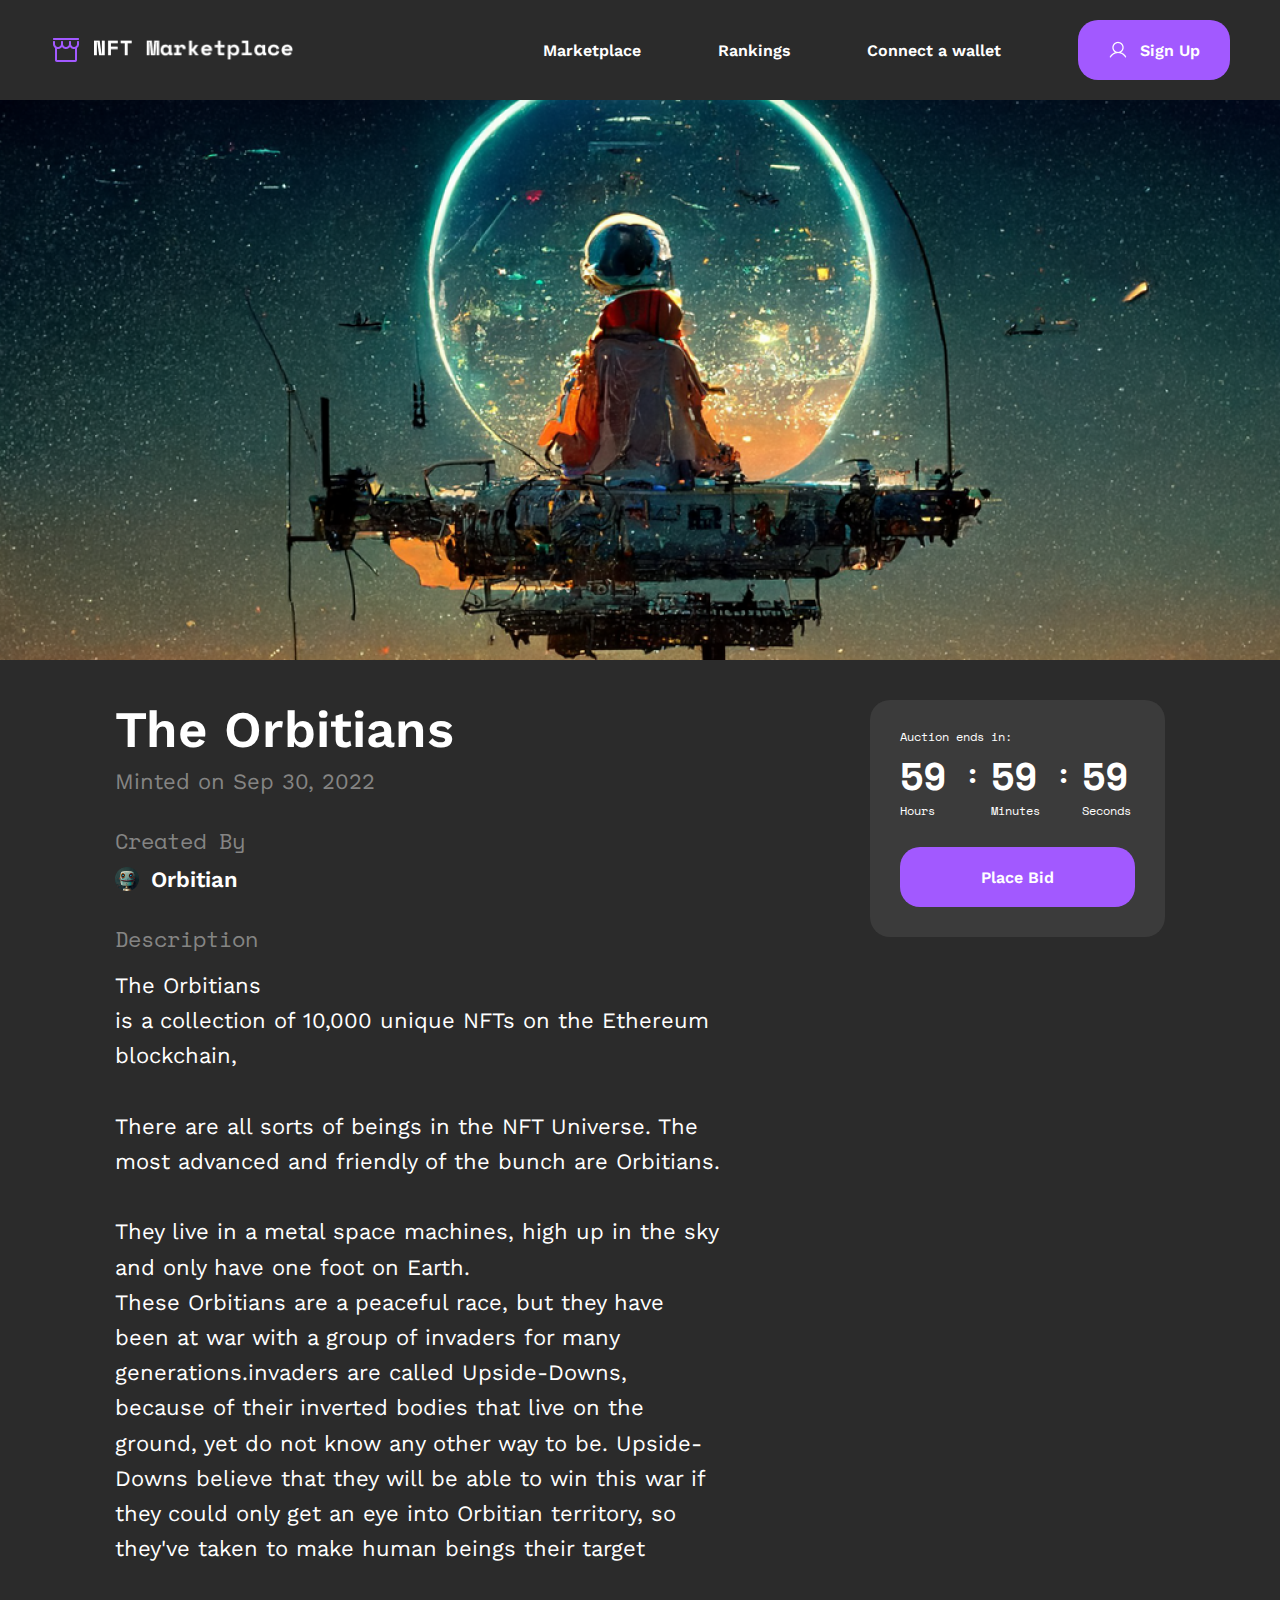
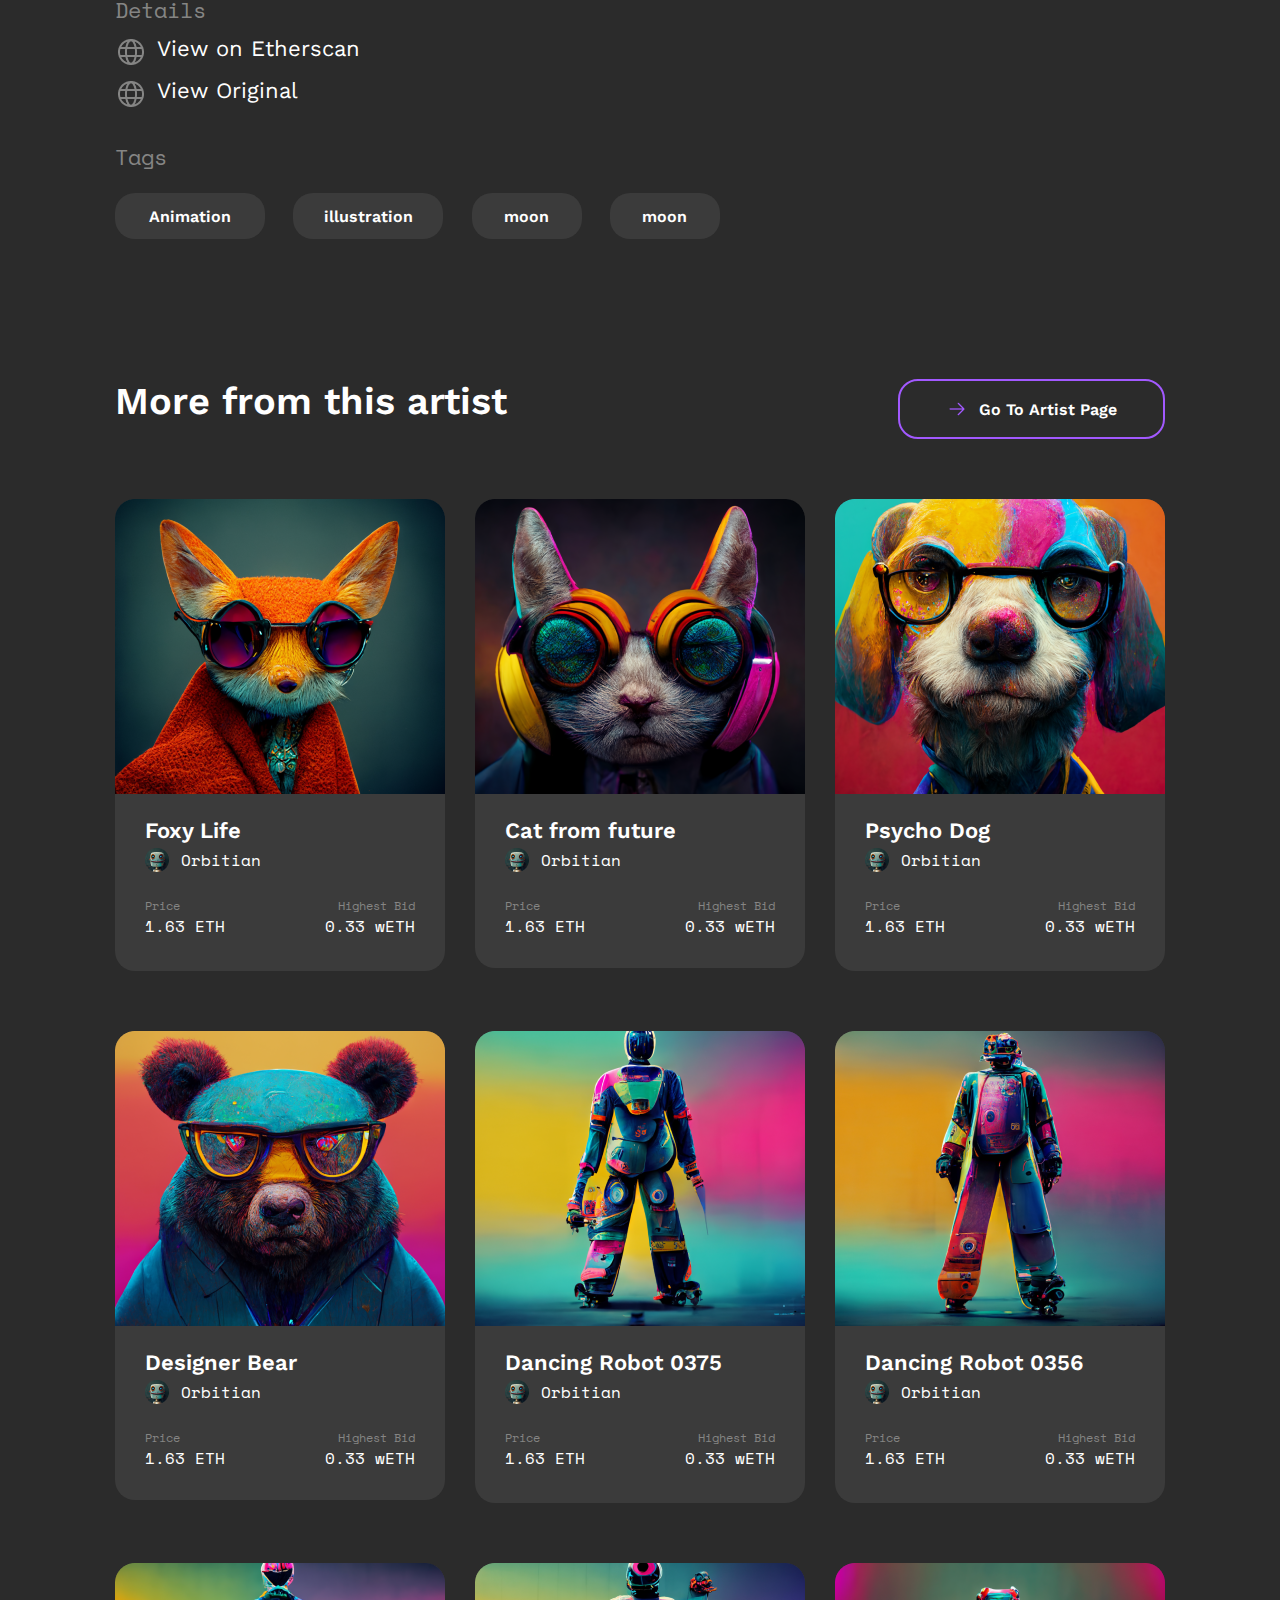
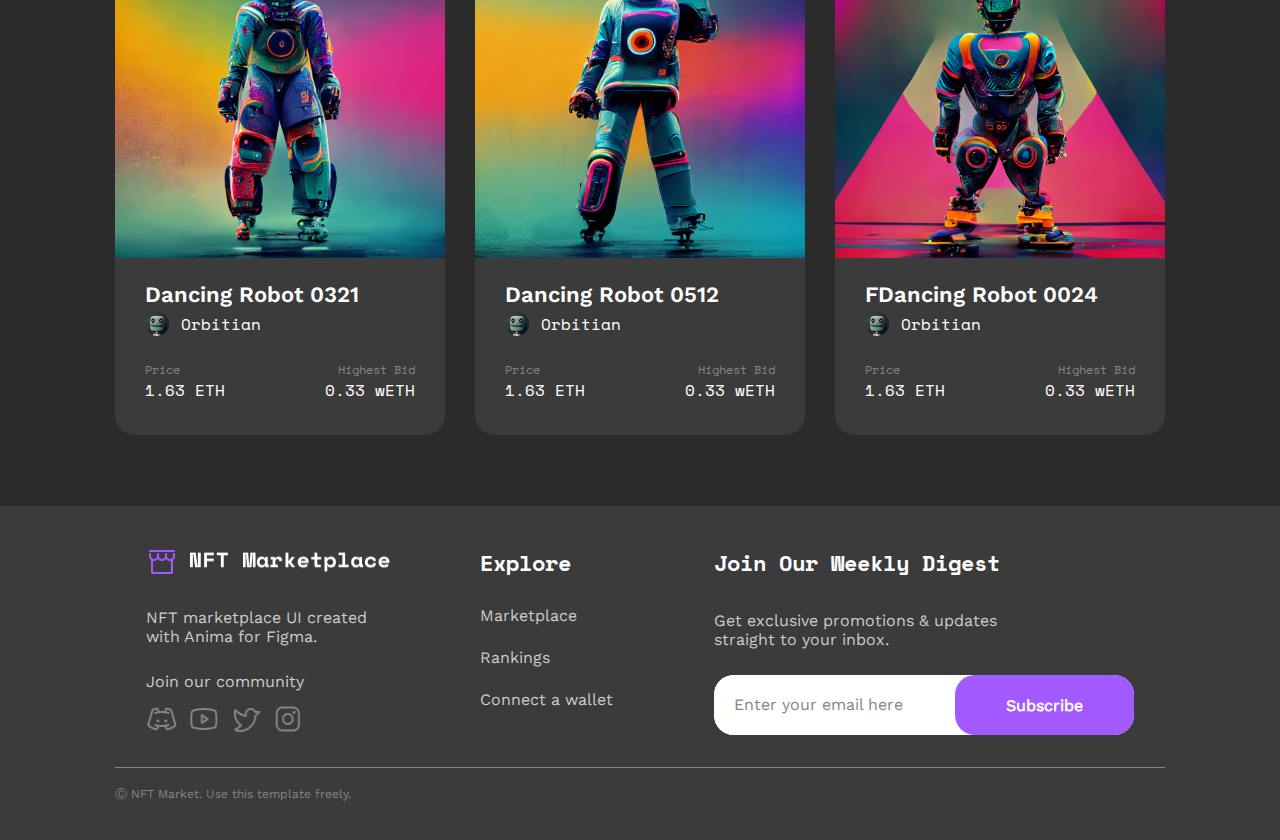
<file: index.html>
<!DOCTYPE html>
<html lang="en">
<head>
    <meta charset="UTF-8">
    <meta name="viewport" content="width=device-width, initial-scale=1.0">
    <link rel="stylesheet" href="style.css">
    <title>NFT page</title>
</head>
<body>
    <!--header start-->
    <header>
        <!--site logo-->
        <a class="header_image" href="index.html">
            <img class="image_logo_1" src="image/Storefront.png" alt="Storefront">
            <img class="image_logo_2" src="image/NFT Marketplace.png" alt="NFT">
        </a>
        <!--site logo end-->
        <!--menu navbar-->
        <nav class="navbar_menu">
            <a href="marketplace.html">Marketplace</a>
            <a href="rakings.html">Rankings</a>
            <a href="#">Connect a wallet</a>
            <button class="sign_up" type="button"><img class="sign_up_image" src="image/User.png" alt="User"> Sign Up</button>
            <!--mobile version-->
            <div class="burger_menu">
                <img src="image/Burger Menu.png" alt="burger_menu"></a>
            </div>
        </nav>
        <!--menu navbar end-->
    </header>
    <!--header end-->  
    <!--main start-->
    <main>
        <!--image-->
        <div class="section_1"></div>
        <!--image end-->
        <div class="section_2">
            <!--information text box and auction clock-->
            <div class="box_1">
                <div class="information_box">
                    <h1 class="the_orbitians">The Orbitians</h1>
                    <p class="paragrafi_1">Minted on Sep 30, 2022</p>
                    <div id="mobile_version" class="auction_timer">
                        <div class="auction_timer_fart_1">
                        <div class="auction_ends_in">
                            <p class="auction_ends_in_style">Auction ends in:</p>
                        </div>
                        <div class="time_box">
                            <div class="time">
                                <div class="number">
                                    <p class="namber_style">59</p>
                                </div>
                                <div class="hours_box">
                                    <p class="auction_ends_in_style">Hours</p>
                                </div>
                            </div>
                            <div class="orwertili_box">
                                <p class="orwertili_style">:</p>
                            </div>
                            <div class="time">
                                <div class="number">
                                    <p class="namber_style">59</p>
                                </div>
                                <div class="hours_box">
                                    <p class="auction_ends_in_style">Minutes</p>
                                </div>
                            </div>
                            <div class="orwertili_box">
                                <p class="orwertili_style">:</p>
                            </div>
                            <div class="time">
                                <div class="number">
                                    <p class="namber_style">59</p>
                                </div>
                                <div class="hours_box">
                                    <p class="auction_ends_in_style">Seconds</p>
                                </div>
                            </div>
                        </div>
                    </div>
                    <button class="place_bid" type="button">Place Bid</button>
                    </div>
                    <h4 class="h4_text">Created By</h4>
                    <div class="image_orbitian_box">
                        <img class="image_avatar" src="image/Avatar.png" alt="image_avatar">
                        <p class="paragrafi_orbitian">Orbitian</p>
                    </div>
                    <div id="mobile_dish_studio" class="image_orbitian_box">
                        <img class="image_avatar" src="image/Avatar 2.png" alt="image_avatar">
                        <p class="paragrafi_orbitian">Dish Studio</p>
                    </div>
                    <h4 class="h4_text">Description</h4>
                    <div class="box_paragraf_text">
                        <p class="box_paragraf_text_style">The Orbitians<br>
                            is a collection of 10,000 unique NFTs on the Ethereum blockchain,<br><br>There are all sorts of beings in the NFT Universe. The most advanced and friendly of the bunch are Orbitians. <br><br>They live in a metal space machines, high up in the sky and only have one foot on Earth.<br>
                            These Orbitians are a peaceful race, but they have been at war with a group of invaders for many generations.invaders are called Upside-Downs, because of their inverted bodies that live on the ground, yet do not know any other way to be. Upside-Downs believe that they will be able to win this war if they could only get an eye into Orbitian territory, so they've taken to make human beings their target
                        </p>
                    </div>
                    <h4 class="h4_text">Details</h4>
                    <div class="image_and_text_box">
                        <img class="image_globe" src="image/Globe.png" alt="globe">
                        <p class="paragrafi_2">View on Etherscan</p>
                    </div>
                    <div class="image_and_text_box">
                        <img class="image_globe" src="image/Globe.png" alt="globe">
                        <p class="paragrafi_2">View Original</p>
                    </div>
                    <h4 class="h4_text">Tags</h4>
                    <div class="tegs_box">
                        <div class="animation_box">
                            <p class="tegs_box_text_style">Animation</p>
                        </div>
                        <div id="illustration_box" class="animation_box">
                            <p class="tegs_box_text_style">illustration</p>
                        </div>
                        <div class="moon_box">
                            <p class="tegs_box_text_style">moon</p>
                        </div>
                        <div class="moon_box">
                            <p class="tegs_box_text_style">moon</p>
                        </div>
                    </div>
                </div>
                <div class="auction_timer">
                    <div class="auction_timer_fart_1">
                        <div class="auction_ends_in">
                            <p class="auction_ends_in_style">Auction ends in:</p>
                        </div>
                        <div class="time_box">
                            <div class="time">
                                <div class="number">
                                    <p class="namber_style">59</p>
                                </div>
                                <div class="hours_box">
                                    <p class="auction_ends_in_style">Hours</p>
                                </div>
                            </div>
                            <div class="orwertili_box">
                                <p class="orwertili_style">:</p>
                            </div>
                            <div class="time">
                                <div class="number">
                                    <p class="namber_style">59</p>
                                </div>
                                <div class="hours_box">
                                    <p class="auction_ends_in_style">Minutes</p>
                                </div>
                            </div>
                            <div class="orwertili_box">
                                <p class="orwertili_style">:</p>
                            </div>
                            <div class="time">
                                <div class="number">
                                    <p class="namber_style">59</p>
                                </div>
                                <div class="hours_box">
                                    <p class="auction_ends_in_style">Seconds</p>
                                </div>
                            </div>
                        </div>
                    </div>
                    <button class="place_bid" type="button">Place Bid</button>
                </div>
            </div>
        </div>
        <!--information text box and auction clock end-->
        <!--artist cards-->
        <div class="section_3">
            <div class="more_from_this_artist">
                <h1 class="section_3_h1_text">More from this artist</h1>
                <button class="go_to_artist_page" type="button"><img src="image/ArrowRight.png" alt="image_arrow"> Go To Artist Page</button>
            </div>
            <!--all 9 cards-->
            <div class="card_box">
                <div class="card_none" class="card_1">
                    <img class="image_card" src="image/Image.png" alt="image_card1">
                    <div class="person_information">
                        <p class="person_name">Foxy Life</p>
                        <div class="image_orbitian_box_2">
                            <img src="image/Avatar.png" alt="image_avatar">
                            <p class="paragrafi_orbitian_2">Orbitian</p>
                        </div>
                        <div class="information_plus">
                            <div class="price_box">
                                <p class="price_style">Price</p>
                                <p class="price_style_number">1.63 ETH</p>
                            </div>
                            <div class="price_box">
                                <p class="highest_bid">Highest Bid</p>
                                <p class="highest_bid_number">0.33 wETH</p>
                            </div>
                        </div>
                    </div>
                </div>
                <div class="card_1">
                    <img class="image_card" src="image/Image Placeholder (1).png" alt="image_card1">
                    <div class="person_information">
                        <p class="person_name">Cat from future</p>
                        <div class="image_orbitian_box_2">
                            <img src="image/Avatar.png" alt="image_avatar">
                            <p class="paragrafi_orbitian_2">Orbitian</p>
                        </div>
                        <div class="information_plus">
                            <div class="price_box">
                                <p class="price_style">Price</p>
                                <p class="price_style_number">1.63 ETH</p>
                            </div>
                            <div class="price_box">
                                <p class="highest_bid">Highest Bid</p>
                                <p class="highest_bid_number">0.33 wETH</p>
                            </div>
                        </div>
                    </div>
                </div>
                <div class="card_none" class="card_1">
                    <img class="image_card" src="image/Image Placeholder (2).png" alt="image_card1">
                    <div class="person_information">
                        <p class="person_name">Psycho Dog</p>
                        <div class="image_orbitian_box_2">
                            <img src="image/Avatar.png" alt="image_avatar">
                            <p class="paragrafi_orbitian_2">Orbitian</p>
                        </div>
                        <div class="information_plus">
                            <div class="price_box">
                                <p class="price_style">Price</p>
                                <p class="price_style_number">1.63 ETH</p>
                            </div>
                            <div class="price_box">
                                <p class="highest_bid">Highest Bid</p>
                                <p class="highest_bid_number">0.33 wETH</p>
                            </div>
                        </div>
                    </div>
                </div>
                <div class="card_1">
                    <img class="image_card" src="image/Image Placeholder (3).png" alt="image_card1">
                    <div class="person_information">
                        <p class="person_name">Designer Bear</p>
                        <div class="image_orbitian_box_2">
                            <img src="image/Avatar.png" alt="image_avatar">
                            <p class="paragrafi_orbitian_2">Orbitian</p>
                        </div>
                        <div class="information_plus">
                            <div class="price_box">
                                <p class="price_style">Price</p>
                                <p class="price_style_number">1.63 ETH</p>
                            </div>
                            <div class="price_box">
                                <p class="highest_bid">Highest Bid</p>
                                <p class="highest_bid_number">0.33 wETH</p>
                            </div>
                        </div>
                    </div>
                </div>
                <div class="card_none" class="card_1">
                    <img class="image_card" src="image/Image Placeholder (4).png" alt="image_card1">
                    <div class="person_information">
                        <p class="person_name">Dancing Robot 0375</p>
                        <div class="image_orbitian_box_2">
                            <img src="image/Avatar.png" alt="image_avatar">
                            <p class="paragrafi_orbitian_2">Orbitian</p>
                        </div>
                        <div class="information_plus">
                            <div class="price_box">
                                <p class="price_style">Price</p>
                                <p class="price_style_number">1.63 ETH</p>
                            </div>
                            <div class="price_box">
                                <p class="highest_bid">Highest Bid</p>
                                <p class="highest_bid_number">0.33 wETH</p>
                            </div>
                        </div>
                    </div>
                </div>
                <div class="card_none" class="card_1">
                    <img class="image_card" src="image/Image Placeholder (5).png" alt="image_card1">
                    <div class="person_information">
                        <p class="person_name">Dancing Robot 0356</p>
                        <div class="image_orbitian_box_2">
                            <img src="image/Avatar.png" alt="image_avatar">
                            <p class="paragrafi_orbitian_2">Orbitian</p>
                        </div>
                        <div class="information_plus">
                            <div class="price_box">
                                <p class="price_style">Price</p>
                                <p class="price_style_number">1.63 ETH</p>
                            </div>
                            <div class="price_box">
                                <p class="highest_bid">Highest Bid</p>
                                <p class="highest_bid_number">0.33 wETH</p>
                            </div>
                        </div>
                    </div>
                </div>
                <div class="card_none" class="card_1">
                    <img class="image_card" src="image/Image (1).png" alt="image_card1">
                    <div class="person_information">
                        <p class="person_name">Dancing Robot 0321</p>
                        <div class="image_orbitian_box_2">
                            <img src="image/Avatar.png" alt="image_avatar">
                            <p class="paragrafi_orbitian_2">Orbitian</p>
                        </div>
                        <div class="information_plus">
                            <div class="price_box">
                                <p class="price_style">Price</p>
                                <p class="price_style_number">1.63 ETH</p>
                            </div>
                            <div class="price_box">
                                <p class="highest_bid">Highest Bid</p>
                                <p class="highest_bid_number">0.33 wETH</p>
                            </div>
                        </div>
                    </div>
                </div>
                <div class="card_none" class="card_1">
                    <img class="image_card" src="image/Image Placeholder (6).png" alt="image_card1">
                    <div class="person_information">
                        <p class="person_name">Dancing Robot 0512</p>
                        <div class="image_orbitian_box_2">
                            <img src="image/Avatar.png" alt="image_avatar">
                            <p class="paragrafi_orbitian_2">Orbitian</p>
                        </div>
                        <div class="information_plus">
                            <div class="price_box">
                                <p class="price_style">Price</p>
                                <p class="price_style_number">1.63 ETH</p>
                            </div>
                            <div class="price_box">
                                <p class="highest_bid">Highest Bid</p>
                                <p class="highest_bid_number">0.33 wETH</p>
                            </div>
                        </div>
                    </div>
                </div>
                <div class="card_none" class="card_1">
                    <img class="image_card" src="image/Image Placeholder (7).png" alt="image_card1">
                    <div class="person_information">
                        <p class="person_name">FDancing Robot 0024</p>
                        <div class="image_orbitian_box_2">
                            <img src="image/Avatar.png" alt="image_avatar">
                            <p class="paragrafi_orbitian_2">Orbitian</p>
                        </div>
                        <div class="information_plus">
                            <div class="price_box">
                                <p class="price_style">Price</p>
                                <p class="price_style_number">1.63 ETH</p>
                            </div>
                            <div class="price_box">
                                <p class="highest_bid">Highest Bid</p>
                                <p class="highest_bid_number">0.33 wETH</p>
                            </div>
                        </div>
                    </div>
                </div>
                <!--mobile version-->
                <button id="mobile_go_to_artist_page" class="go_to_artist_page" type="button"><img src="image/ArrowRight.png" alt="image_arrow"> Go To Artist Page</button>
            </div>
            <!--all 9 cards end-->
        </div>
        <!--artist cards end-->
    </main>
    <!--main end-->
    <!--last part-->
    <div class="last_part">
        <div class="section_4">
            <div class="box_2">
                <div class="sveti_1">
                    <!--site logo-->
                    <a class="header_image_mobile" href="index.html">
                        <img class="image_logo_1_mobile" src="image/Storefront.png" alt="Storefront">
                        <img class="image_logo_2_mobile" src="image/NFT Marketplace.png" alt="NFT">
                    </a>
                    <!--site logo end-->
                    <div class="paragrafi_3">
                        <p class="paragrafi_3_style">NFT marketplace UI created with Anima for Figma.</p>
                    </div>
                    <div id="paragrafi_4" class="paragrafi_3">
                        <p class="paragrafi_3_style">Join our community</p>
                    </div>
                    <!--image soc media-->
                    <div class="soc_image_box">
                        <img class="logo_soc" src="image/DiscordLogo.png" alt="DiscordLogo">
                        <img class="logo_soc" src="image/YoutubeLogo.png" alt="YoutubeLogo">
                        <img class="logo_soc" src="image/TwitterLogo.png" alt="TwitterLogo">
                        <img class="logo_soc" src="image/InstagramLogo.png" alt="InstagramLogo">
                    </div>
                    <!--image soc media end-->
                </div>
                <div class="sveti_2">
                    <div class="explore_box">
                        <p class="explore_style">Explore</p>
                    </div>
                    <div class="marketplace">
                        <p class="paragrafi_3_style">Marketplace</p>
                    </div>
                    <div class="rankings">
                        <p class="paragrafi_3_style">Rankings</p>
                    </div>
                    <div class="rankings">
                        <p class="paragrafi_3_style">Connect a wallet</p>
                    </div>
                </div>
                <div class="sveti_3">
                    <div id="join_our" class="explore_box">
                        <p class="explore_style">Join our weekly digest</p>
                    </div>
                    <div id="paragrafi_5" class="paragrafi_3">
                        <p class="paragrafi_3_style">Get exclusive promotions & updates straight to your inbox.</p>
                    </div>
                    <div class="input_box">
                        <input class="input_1" type="email" placeholder="Enter your email here">
                        <button class="subscrible" type="button">Subscribe</button>
                        <button class="mobile_button"><img class="sign_up_ima" src="image/EnvelopeSimple.png" alt="meil_image"> Subscribe</button>
                    </div>
                </div>
            </div>
            <div class="box_3">
                <div class="paragrafi_6">
                    <p class="paragrafi_6_style">Ⓒ NFT Market. Use this template freely.</p>
                </div>
            </div>
        </div>
    </div>
    <!--last part end-->
</body>
</html>
</file>
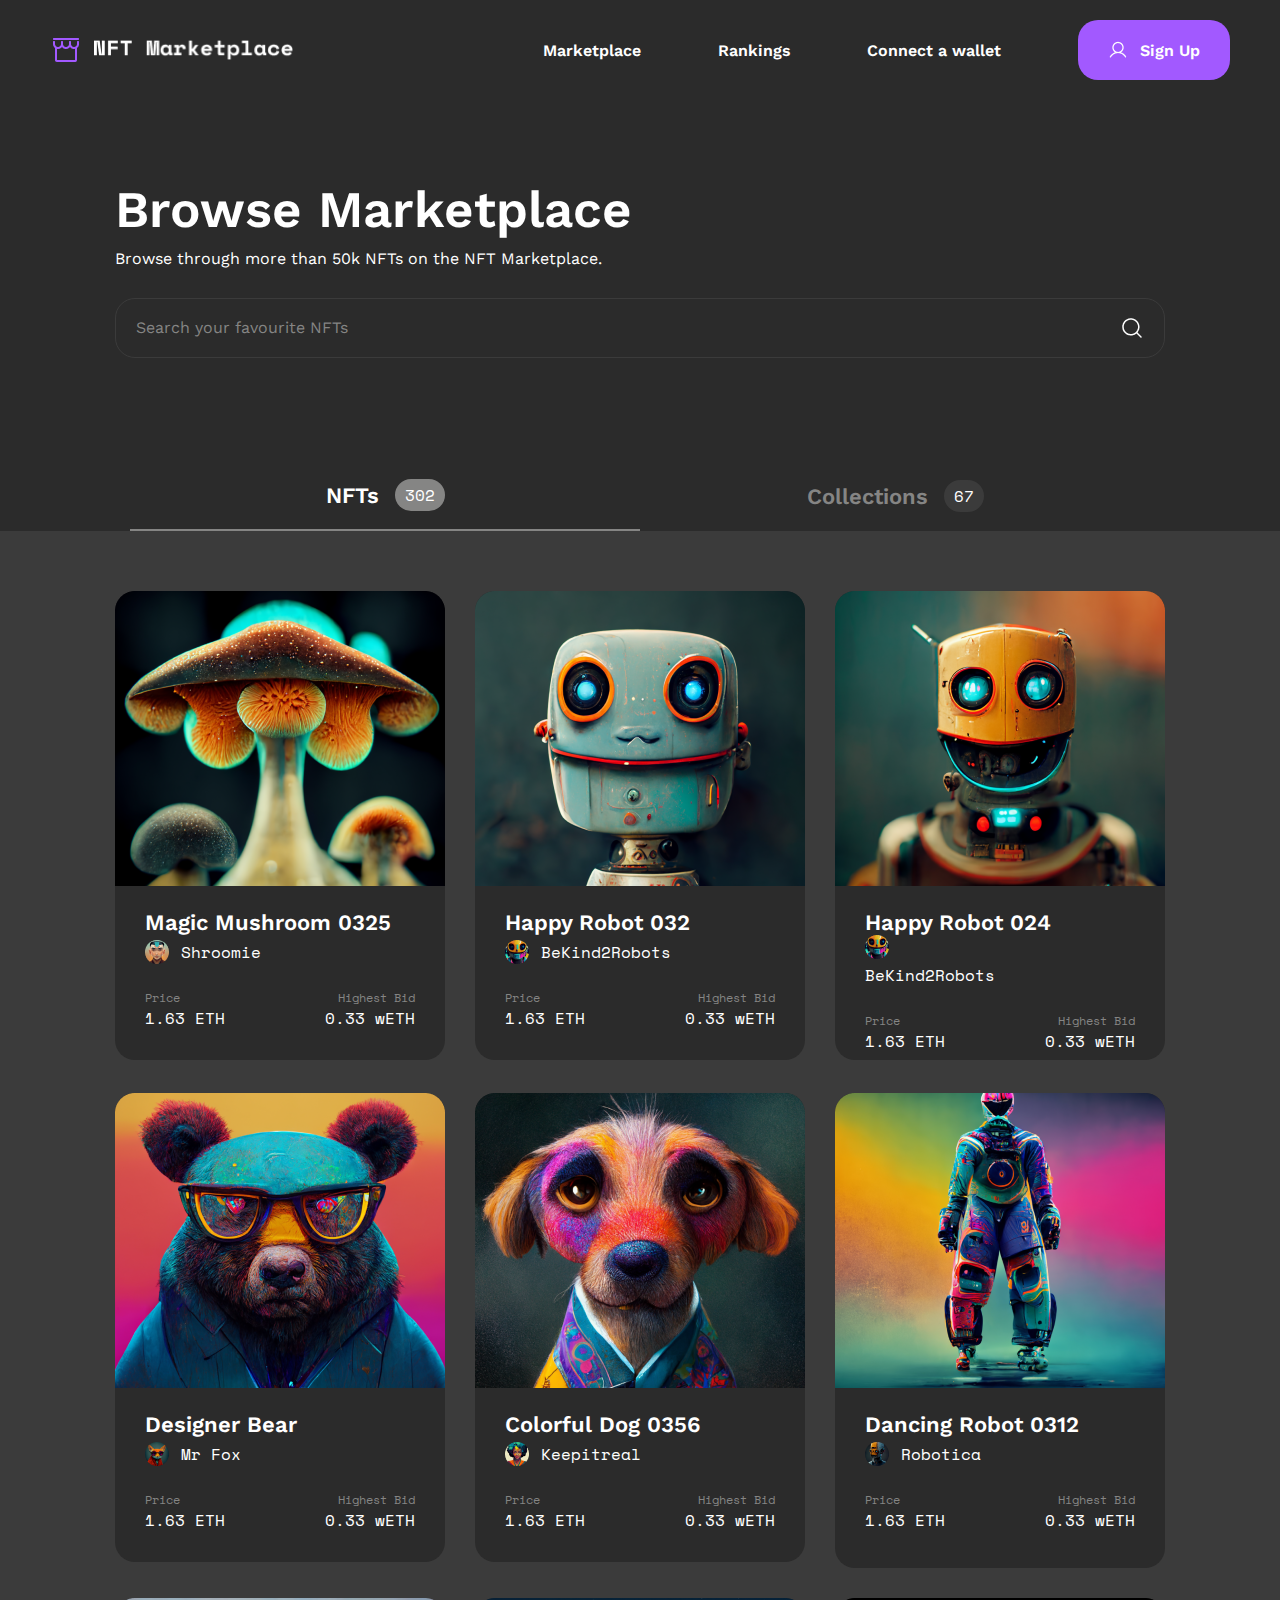
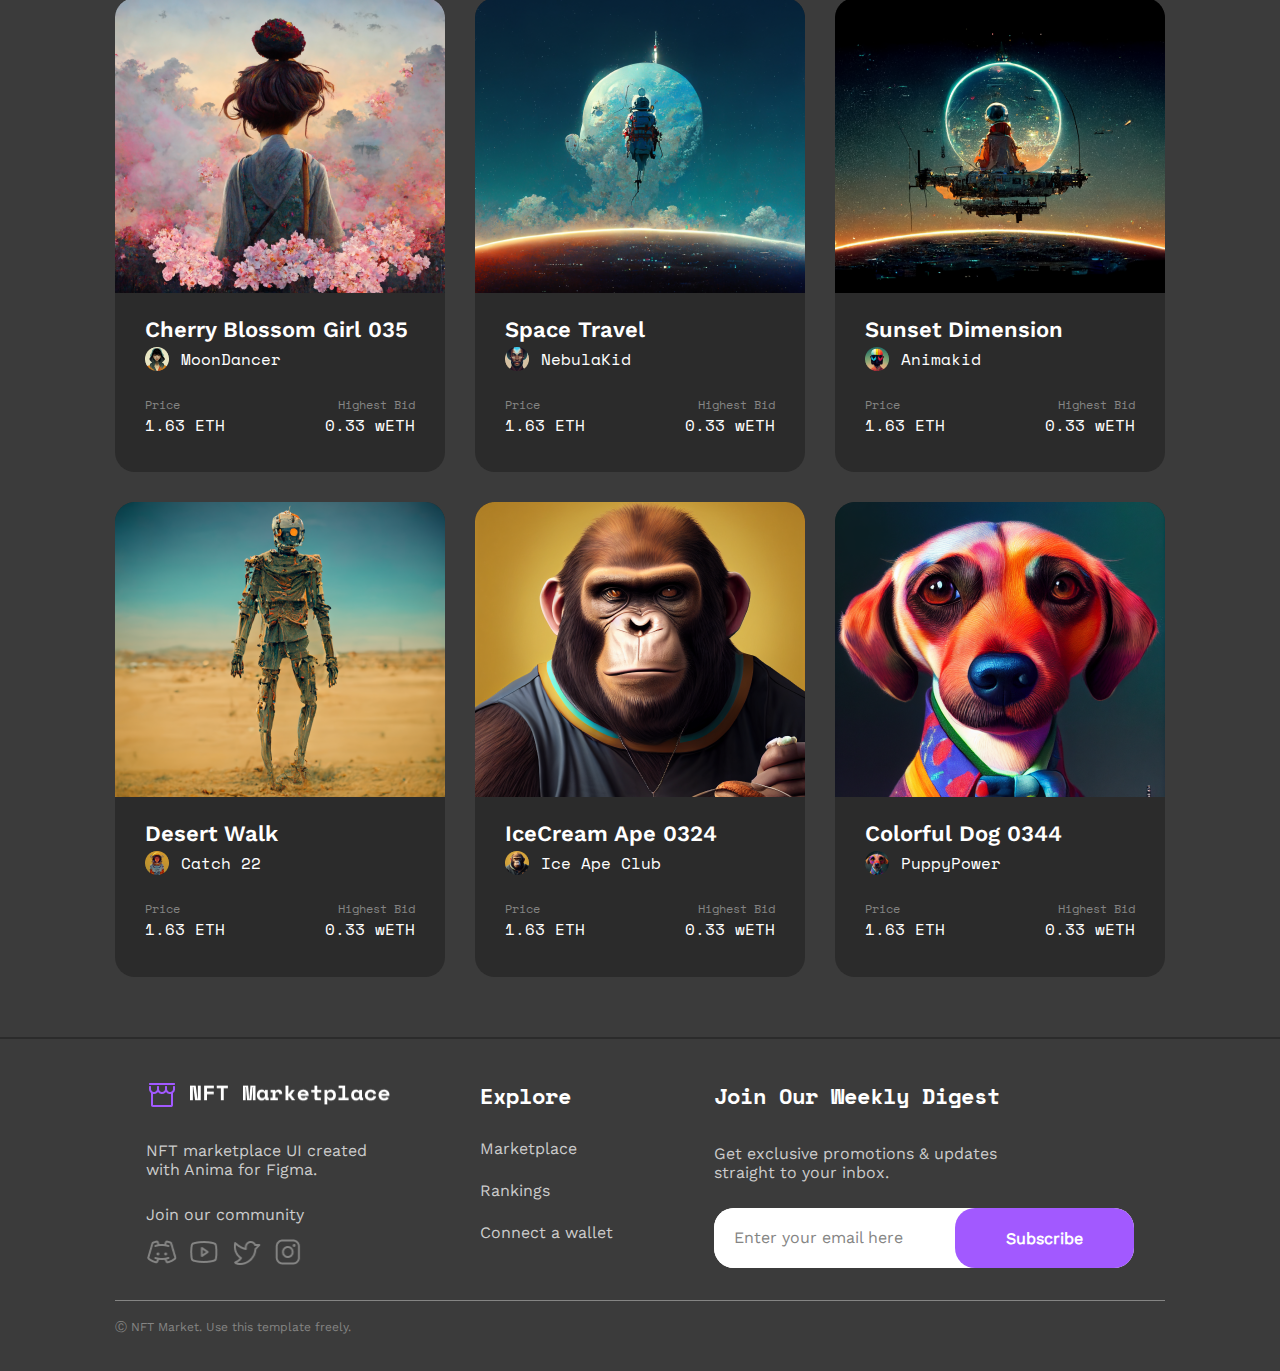
<file: marketplace.html>
<!DOCTYPE html>
<html lang="en">
<head>
    <meta charset="UTF-8">
    <meta name="viewport" content="width=device-width, initial-scale=1.0">
    <link rel="stylesheet" href="style.css">
    <title>Marketplace</title>
</head>
<body>
    <!--header start-->
    <header>
        <!--site logo-->
        <a class="header_image" href="index.html">
            <img class="image_logo_1" src="image/Storefront.png" alt="Storefront">
            <img class="image_logo_2" src="image/NFT Marketplace.png" alt="NFT">
        </a>
        <!--site logo end-->
        <!--menu navbar-->
        <nav class="navbar_menu">
            <a href="marketplace.html">Marketplace</a>
            <a href="rakings.html">Rankings</a>
            <a href="#">Connect a wallet</a>
            <button class="sign_up" type="button"><img class="sign_up_image" src="image/User.png" alt="User"> Sign Up</button>
            <!--mobile version-->
            <div class="burger_menu">
                <img src="image/Burger Menu.png" alt="burger_menu"></a>
            </div>
        </nav>
        <!--menu navbar end-->
    </header>
    <!--header end-->  
    <!--main start-->
    <main>
        <!--search box -->
        <div class="marketplace_section_1">
            <h1 class="the_orbitians">Browse Marketplace</h1>
            <p class="marketplace_section_1_paragraf">Browse through more than 50k NFTs on the NFT Marketplace.</p>
            <form>
                <input class="section_1_input" type="text" placeholder="Search your favourite NFTs">
            </form>
        </div>
        <!--search box end-->
        <!--section 2(nfts and collections box)-->
        <div class="marketplace_section_2">
            <div class="section_2_box_1">
                <div class="section_2_nfts">
                    <p class="nfts_text">NFTs</p>
                    <div class="number_box">
                        <p class="number_style">302</p>
                    </div>
                </div>
                <div class="section_2_collections">
                    <p id="collections_text" class="nfts_text">Collections</p>
                    <div id="number_box_2" class="number_box">
                        <p class="number_style">67</p>
                    </div>
                </div>
            </div>
        </div>
        <!--section 2(nfts and collections box)-->
        <!--card box section 3-->
        <div class="marketplace_section_3">
            <!--12 card-->
            <div class="marketplace_card_box">
                <!--1-->
                <div class="marketplace_card_1">
                    <img class="marketplace_image_card" src="image/Image Placeholder 20.png" alt="image_card1">
                    <div class="marketplace_person_information">
                        <p class="marketplace_person_name">Magic Mushroom 0325</p>
                        <div class="marketplace_image_orbitian_box_2">
                            <img src="image/Avatar 10.png" alt="image_avatar">
                            <p class="marketplace_paragrafi_orbitian_2">Shroomie</p>
                        </div>
                        <div class="marketplace_information_plus">
                            <div class="marketplace_price_box">
                                <p class="marketplace_price_style">Price</p>
                                <p class="marketplace_price_style_number">1.63 ETH</p>
                            </div>
                            <div class="marketplace_price_box">
                                <p class="marketplace_highest_bid">Highest Bid</p>
                                <p class="marketplace_highest_bid_number">0.33 wETH</p>
                            </div>
                        </div>
                    </div>
                </div>
                <!--2-->
                <div class="marketplace_card_1">
                    <img class="marketplace_image_card" src="image/Image Placeholder (10).png" alt="image_card2">
                    <div class="marketplace_person_information">
                        <p class="marketplace_person_name">Happy Robot 032</p>
                        <div class="marketplace_image_orbitian_box_2">
                            <img src="image/Avatar (1).png" alt="image_avatar2">
                            <p class="marketplace_paragrafi_orbitian_2">BeKind2Robots</p>
                        </div>
                        <div class="marketplace_information_plus">
                            <div class="marketplace_price_box">
                                <p class="marketplace_price_style">Price</p>
                                <p class="marketplace_price_style_number">1.63 ETH</p>
                            </div>
                            <div class="marketplace_price_box">
                                <p class="marketplace_highest_bid">Highest Bid</p>
                                <p class="marketplace_highest_bid_number">0.33 wETH</p>
                            </div>
                        </div>
                    </div>
                </div>
                <!--3-->
                <div class="marketplace_card_1">
                    <img class="marketplace_image_card" src="image/Image Placeholder (12).png" alt="image_card3">
                    <div class="marketplace_person_information">
                        <p class="marketplace_person_name">Happy Robot 024</p>
                        <div class="marketplace_vimage_orbitian_box_2">
                            <img src="image/Avatar (1).png" alt="image_avatar3">
                            <p class="marketplace_paragrafi_orbitian_2">BeKind2Robots</p>
                        </div>
                        <div class="marketplace_information_plus">
                            <div class="marketplace_price_box">
                                <p class="marketplace_price_style">Price</p>
                                <p class="marketplace_price_style_number">1.63 ETH</p>
                            </div>
                            <div class="marketplace_price_box">
                                <p class="marketplace_highest_bid">Highest Bid</p>
                                <p class="marketplace_highest_bid_number">0.33 wETH</p>
                            </div>
                        </div>
                    </div>
                </div>
                <!--4-->
                <div class="marketplace_card_1">
                    <img class="marketplace_image_card" src="image/Image Placeholder (3).png" alt="image_card4">
                    <div class="marketplace_person_information">
                        <p class="marketplace_person_name">Designer Bear</p>
                        <div class="marketplace_image_orbitian_box_2">
                            <img src="image/Avatar (2).png" alt="image_avatar4">
                            <p class="marketplace_paragrafi_orbitian_2">Mr Fox</p>
                        </div>
                        <div class="marketplace_information_plus">
                            <div class="marketplace_price_box">
                                <p class="marketplace_price_style">Price</p>
                                <p class="marketplace_price_style_number">1.63 ETH</p>
                            </div>
                            <div class="marketplace_price_box">
                                <p class="marketplace_highest_bid">Highest Bid</p>
                                <p class="marketplace_highest_bid_number">0.33 wETH</p>
                            </div>
                        </div>
                    </div>
                </div>
                <!--5-->
                <div class="marketplace_card_1">
                    <img class="marketplace_image_card" src="image/Image Placeholder (13).png" alt="image_card5">
                    <div class="marketplace_person_information">
                        <p class="marketplace_person_name">Colorful Dog 0356</p>
                        <div class="marketplace_image_orbitian_box_2">
                            <img src="image/Avatar (3).png" alt="image_avatar5">
                            <p class="marketplace_paragrafi_orbitian_2">Keepitreal</p>
                        </div>
                        <div class="marketplace_information_plus">
                            <div class="marketplace_price_box">
                                <p class="marketplace_price_style">Price</p>
                                <p class="marketplace_price_style_number">1.63 ETH</p>
                            </div>
                            <div class="marketplace_price_box">
                                <p class="marketplace_highest_bid">Highest Bid</p>
                                <p class="marketplace_highest_bid_number">0.33 wETH</p>
                            </div>
                        </div>
                    </div>
                </div>
                <!--6-->
                <!--class="marketplace_mobile_none"- mobile version none-->
                <div class="marketplace_mobile_none" class="marketplace_card_1">
                    <img class="marketplace_image_card" src="image/Image (1).png" alt="image_card6">
                    <div class="marketplace_person_information">
                        <p class="marketplace_person_name">Dancing Robot 0312</p>
                        <div class="marketplace_image_orbitian_box_2">
                            <img src="image/Avatar (4).png" alt="image_avatar6">
                            <p class="marketplace_paragrafi_orbitian_2">Robotica</p>
                        </div>
                        <div class="marketplace_information_plus">
                            <div class="marketplace_price_box">
                                <p class="marketplace_price_style">Price</p>
                                <p class="marketplace_price_style_number">1.63 ETH</p>
                            </div>
                            <div class="marketplace_price_box">
                                <p class="marketplace_highest_bid">Highest Bid</p>
                                <p class="marketplace_highest_bid_number">0.33 wETH</p>
                            </div>
                        </div>
                    </div>
                </div>
                <!--7-->
                <div class="marketplace_mobile_none" class="marketplace_card_1">
                    <img class="marketplace_image_card" src="image/Image Placeholder (14).png" alt="image_card7">
                    <div class="marketplace_person_information">
                        <p class="marketplace_person_name">Cherry Blossom Girl 035</p>
                        <div class="marketplace_image_orbitian_box_2">
                            <img src="image/Asset 12 2.png" alt="image_avatar7">
                            <p class="marketplace_paragrafi_orbitian_2">MoonDancer</p>
                        </div>
                        <div class="marketplace_information_plus">
                            <div class="marketplace_price_box">
                                <p class="marketplace_price_style">Price</p>
                                <p class="marketplace_price_style_number">1.63 ETH</p>
                            </div>
                            <div class="marketplace_price_box">
                                <p class="marketplace_highest_bid">Highest Bid</p>
                                <p class="marketplace_highest_bid_number">0.33 wETH</p>
                            </div>
                        </div>
                    </div>
                </div>
                <!--8-->
                <div class="marketplace_mobile_none" class="marketplace_card_1">
                    <img class="marketplace_image_card" src="image/Image Placeholder (15).png" alt="image_card8">
                    <div class="marketplace_person_information">
                        <p class="marketplace_person_name">Space Travel</p>
                        <div class="marketplace_image_orbitian_box_2">
                            <img src="image/Avatar (5).png" alt="image_avatar8">
                            <p class="marketplace_paragrafi_orbitian_2">NebulaKid</p>
                        </div>
                        <div class="marketplace_information_plus">
                            <div class="marketplace_price_box">
                                <p class="marketplace_price_style">Price</p>
                                <p class="marketplace_price_style_number">1.63 ETH</p>
                            </div>
                            <div class="marketplace_price_box">
                                <p class="marketplace_highest_bid">Highest Bid</p>
                                <p class="marketplace_highest_bid_number">0.33 wETH</p>
                            </div>
                        </div>
                    </div>
                </div>
                <!--9-->
                <div class="marketplace_mobile_none" class="marketplace_card_1">
                    <img class="marketplace_image_card" src="image/Image Placeholder (16).png" alt="image_card9">
                    <div class="marketplace_person_information">
                        <p class="marketplace_person_name">Sunset Dimension</p>
                        <div class="marketplace_image_orbitian_box_2">
                            <img src="image/Asset 12 2 (1).png" alt="image_avata9">
                            <p class="marketplace_paragrafi_orbitian_2">Animakid</p>
                        </div>
                        <div class="marketplace_information_plus">
                            <div class="marketplace_price_box">
                                <p class="marketplace_price_style">Price</p>
                                <p class="marketplace_price_style_number">1.63 ETH</p>
                            </div>
                            <div class="marketplace_price_box">
                                <p class="marketplace_highest_bid">Highest Bid</p>
                                <p class="marketplace_highest_bid_number">0.33 wETH</p>
                            </div>
                        </div>
                    </div>
                </div>
                <!--10-->
                <div class="marketplace_mobile_none" class="marketplace_card_1">
                    <img class="marketplace_image_card" src="image/Image Placeholder (17).png" alt="image_card10">
                    <div class="marketplace_person_information">
                        <p class="marketplace_person_name">Desert Walk</p>
                        <div class="marketplace_image_orbitian_box_2">
                            <img src="image/avatar 14.png" alt="image_avatar10">
                            <p class="marketplace_paragrafi_orbitian_2">Catch 22</p>
                        </div>
                        <div class="marketplace_information_plus">
                            <div class="marketplace_price_box">
                                <p class="marketplace_price_style">Price</p>
                                <p class="marketplace_price_style_number">1.63 ETH</p>
                            </div>
                            <div class="marketplace_price_box">
                                <p class="marketplace_highest_bid">Highest Bid</p>
                                <p class="marketplace_highest_bid_number">0.33 wETH</p>
                            </div>
                        </div>
                    </div>
                </div>
                <!--11-->
                <div class="marketplace_mobile_none" class="marketplace_card_1">
                    <img class="marketplace_image_card" src="image/Image Placeholder (8).png" alt="image_card11">
                    <div class="marketplace_person_information">
                        <p class="marketplace_person_name">IceCream Ape 0324</p>
                        <div class="marketplace_image_orbitian_box_2">
                            <img src="image/Asset 15.png" alt="image_avatar11">
                            <p class="marketplace_paragrafi_orbitian_2">Ice Ape Club</p>
                        </div>
                        <div class="marketplace_information_plus">
                            <div class="marketplace_price_box">
                                <p class="marketplace_price_style">Price</p>
                                <p class="marketplace_price_style_number">1.63 ETH</p>
                            </div>
                            <div class="marketplace_price_box">
                                <p class="marketplace_highest_bid">Highest Bid</p>
                                <p class="marketplace_highest_bid_number">0.33 wETH</p>
                            </div>
                        </div>
                    </div>
                </div>
                <!--12-->
                <div class="marketplace_mobile_none" class="marketplace_card_1">
                    <img class="marketplace_image_card" src="image/Image Placeholder (9).png" alt="image_card12">
                    <div class="person_information">
                        <p class="marketplace_person_name">Colorful Dog 0344</p>
                        <div class="marketplace_image_orbitian_box_2">
                            <img src="image/Avatar (6).png" alt="image_avatar12">
                            <p class="marketplace_paragrafi_orbitian_2">PuppyPower</p>
                        </div>
                        <div class="marketplace_information_plus">
                            <div class="marketplace_price_box">
                                <p class="marketplace_price_style">Price</p>
                                <p class="marketplace_price_style_number">1.63 ETH</p>
                            </div>
                            <div class="marketplace_price_box">
                                <p class="marketplace_highest_bid">Highest Bid</p>
                                <p class="marketplace_highest_bid_number">0.33 wETH</p>
                            </div>
                        </div>
                    </div>
                </div>
            </div>
            <!--12 card end-->
        </div>
    </main>
    <!--main end-->
    <div class="last_part">
        <div id="marketplace_last_part" class="section_4">
            <div class="box_2">
                <div class="sveti_1">
                    <!--site logo-->
                    <a class="header_image_mobile" href="index.html">
                        <img class="image_logo_1_mobile" src="image/Storefront.png" alt="Storefront">
                        <img class="image_logo_2_mobile" src="image/NFT Marketplace.png" alt="NFT">
                    </a>
                    <!--site logo end-->
                    <div class="paragrafi_3">
                        <p class="paragrafi_3_style">NFT marketplace UI created with Anima for Figma.</p>
                    </div>
                    <div id="paragrafi_4" class="paragrafi_3">
                        <p class="paragrafi_3_style">Join our community</p>
                    </div>
                    <!--image soc media-->
                    <div class="soc_image_box">
                        <img class="logo_soc" src="image/DiscordLogo.png" alt="DiscordLogo">
                        <img class="logo_soc" src="image/YoutubeLogo.png" alt="YoutubeLogo">
                        <img class="logo_soc" src="image/TwitterLogo.png" alt="TwitterLogo">
                        <img class="logo_soc" src="image/InstagramLogo.png" alt="InstagramLogo">
                    </div>
                    <!--image soc media end-->
                </div>
                <div class="sveti_2">
                    <div class="explore_box">
                        <p class="explore_style">Explore</p>
                    </div>
                    <div class="marketplace">
                        <p class="paragrafi_3_style">Marketplace</p>
                    </div>
                    <div class="rankings">
                        <p class="paragrafi_3_style">Rankings</p>
                    </div>
                    <div class="rankings">
                        <p class="paragrafi_3_style">Connect a wallet</p>
                    </div>
                </div>
                <div class="sveti_3">
                    <div id="join_our" class="explore_box">
                        <p class="explore_style">Join our weekly digest</p>
                    </div>
                    <div id="paragrafi_5" class="paragrafi_3">
                        <p class="paragrafi_3_style">Get exclusive promotions & updates straight to your inbox.</p>
                    </div>
                    <div class="input_box">
                        <input class="input_1" type="email" placeholder="Enter your email here">
                        <button class="subscrible" type="button">Subscribe</button>
                        <button class="mobile_button"><img class="sign_up_ima" src="image/EnvelopeSimple.png" alt="meil_image"> Subscribe</button>
                    </div>
                </div>
            </div>
            <div class="box_3">
                <div class="paragrafi_6">
                    <p class="paragrafi_6_style">Ⓒ NFT Market. Use this template freely.</p>
                </div>
            </div>
        </div>
    </div>
</body>
</html>
</file>
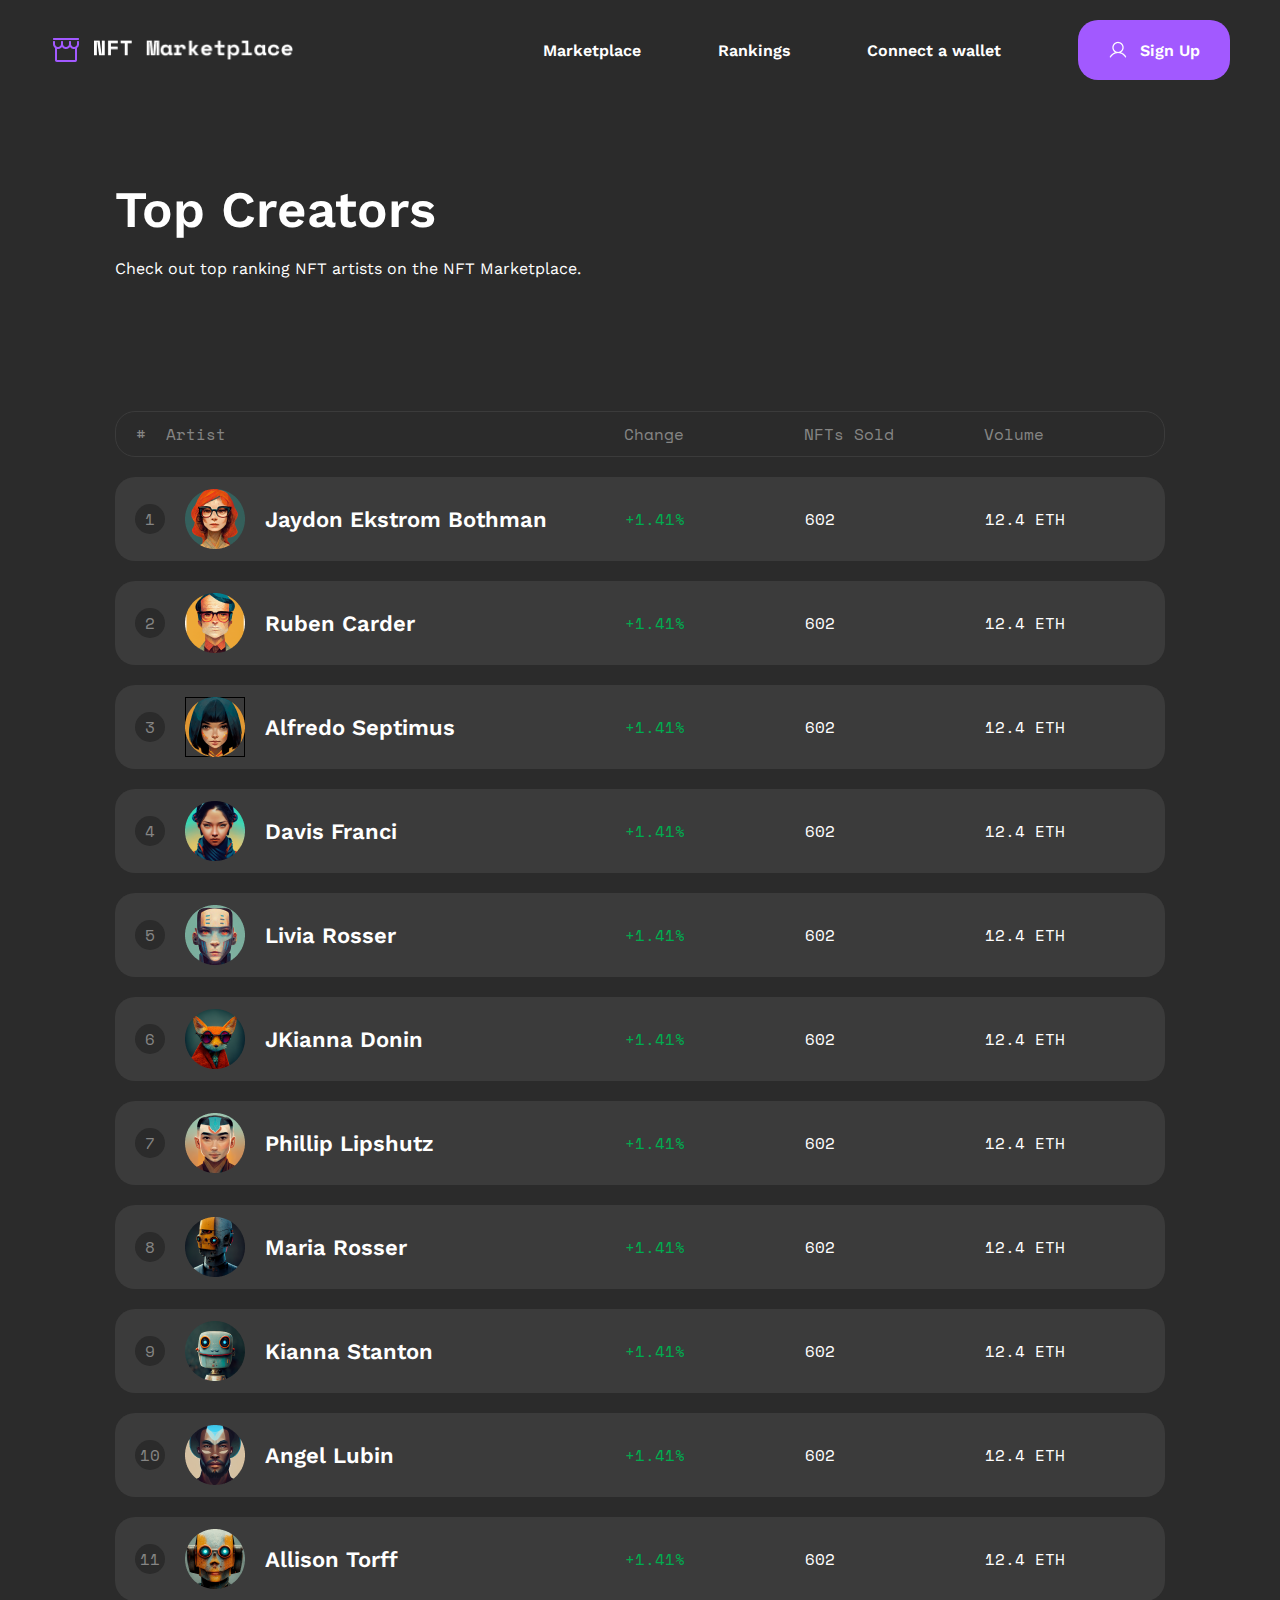
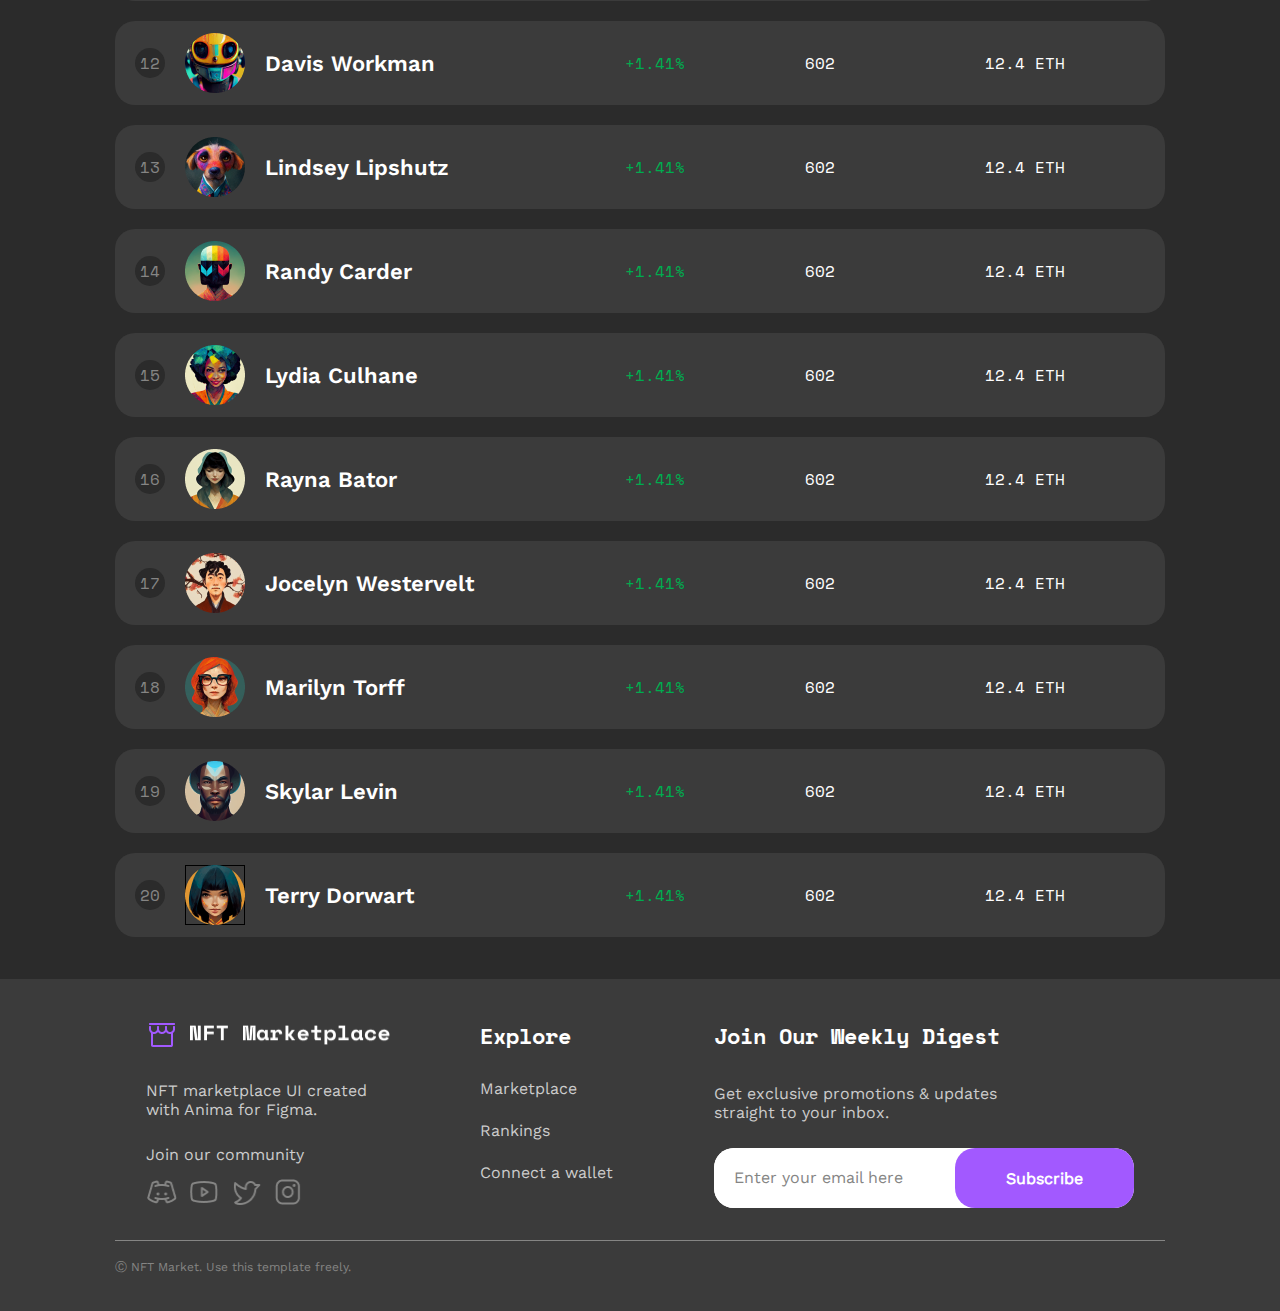
<file: rakings.html>
<!DOCTYPE html>
<html lang="en">
<head>
    <meta charset="UTF-8">
    <meta name="viewport" content="width=device-width, initial-scale=1.0">
    <link rel="stylesheet" href="style.css">
    <title>Rankings</title>
</head>
<body>
    <!--header start-->
    <header>
        <!--site logo-->
        <a class="header_image" href="index.html">
            <img class="image_logo_1" src="image/Storefront.png" alt="Storefront">
            <img class="image_logo_2" src="image/NFT Marketplace.png" alt="NFT">
        </a>
        <!--site logo end-->
        <!--menu navbar-->
        <nav class="navbar_menu">
            <a href="marketplace.html">Marketplace</a>
            <a href="rakings.html">Rankings</a>
            <a href="#">Connect a wallet</a>
            <button class="sign_up" type="button"><img class="sign_up_image" src="image/User.png" alt="User"> Sign Up</button>
            <!--mobile version-->
            <div class="burger_menu">
                <img class="burger_image" src="image/Burger Menu.png" alt="burger_menu"></a>
            </div>
        </nav>
        <!--menu navbar end-->
    </header>
    <!--start main-->
    <main>
        <!--section 1  text-->
        <div class="rankings_section_1">
            <h1 class="the_orbitians">Top Creators</h1>
            <p id="rankings_section_1_paragraf" class="marketplace_section_1_paragraf">Check out top ranking NFT artists on the NFT Marketplace.</p>
        </div>
        <!--mobile version-->
        <div class="rankings_mobile_section">
            <div class="calendar_box">
                <div class="day_box">
                    <p class="dey_box_style">1d</p>
                </div>
                <div class="day_box_2">
                    <p class="dey_box_style_2">7d</p>
                </div>
                <div class="day_box_2">
                    <p class="dey_box_style_2">30d</p>
                </div>
                <div class="day_box_2">
                    <p class="dey_box_style_2">All Time</p>
                </div>
            </div>
        </div>
        <!--mobile version end-->
        <!--mobile version_list 3-->
        <!--list 1-->
        <div class="rankings_list_mobile">
            <div class="mobile_list_data">
                <div class="number_and_artist_box">
                    <div class="mobile_list_number">
                        <p class="mobile_list_number_style">#</p>
                    </div>
                    <div class="mobile_list_artist">
                        <p class="mobile_list_number_style">Artist</p>
                    </div>
                </div>
                <div class="mobile_volune_box">
                    <p class="mobile_list_number_style">Volume</p>
                </div>
            </div>
            <div class="mobile_list_all">
                <div class="list_namber_2">
                    <p class="list_namber_2_style">1</p>
                </div>
                <div class="person_and_image">
                    <img class="mobile_list_image" src="image/Avatar (5).png" alt="avatar5">
                    <div class="mobile_person_lisst">
                        <p class="mobile_person_lisst_style">Zain Dokidis</p>
                    </div>
                </div>
                <div class="volume_list">
                    <p class="volume_list_style">12.4 ETH</p>
                </div>
            </div>
            <div class="mobile_list_all">
                <div class="list_namber_2">
                    <p class="list_namber_2_style">2</p>
                </div>
                <div class="person_and_image">
                    <img class="mobile_list_image" src="image/Asset 12 2 (1).png" alt="asset  12 21">
                    <div class="mobile_person_lisst">
                        <p class="mobile_person_lisst_style">Ruben Vetrovs</p>
                    </div>
                </div>
                <div class="volume_list">
                    <p class="volume_list_style">12.4 ETH</p>
                </div>
            </div>
            <div class="mobile_list_all">
                <div class="list_namber_2">
                    <p class="list_namber_2_style">3</p>
                </div>
                <div class="person_and_image">
                    <img class="mobile_list_image" src="image/Avatar 10.png" alt="avatar10">
                    <div class="mobile_person_lisst">
                        <p class="mobile_person_lisst_style">Maren Franci</p>
                    </div>
                </div>
                <div class="volume_list">
                    <p class="volume_list_style">12.4 ETH</p>
                </div>
            </div>
            <div class="mobile_list_all">
                <div class="list_namber_2">
                    <p class="list_namber_2_style">4</p>
                </div>
                <div class="person_and_image">
                    <img class="mobile_list_image" src="image/list 3.png" alt="list3">
                    <div class="mobile_person_lisst">
                        <p class="mobile_person_lisst_style">Emerson Carder</p>
                    </div>
                </div>
                <div class="volume_list">
                    <p class="volume_list_style">12.4 ETH</p>
                </div>
            </div>
            <div class="mobile_list_all">
                <div class="list_namber_2">
                    <p class="list_namber_2_style">5</p>
                </div>
                <div class="person_and_image">
                    <img class="mobile_list_image" src="image/list 5.png" alt="list5">
                    <div class="mobile_person_lisst">
                        <p class="mobile_person_lisst_style">Zain Botosh</p>
                    </div>
                </div>
                <div class="volume_list">
                    <p class="volume_list_style">12.4 ETH</p>
                </div>
            </div>
            <div class="mobile_list_all">
                <div class="list_namber_2">
                    <p class="list_namber_2_style">6</p>
                </div>
                <div class="person_and_image">
                    <img class="mobile_list_image" src="image/Avatar (4).png" alt="avatar 4">
                    <div class="mobile_person_lisst">
                        <p class="mobile_person_lisst_style">Talan Korsgaard</p>
                    </div>
                </div>
                <div class="volume_list">
                    <p class="volume_list_style">12.4 ETH</p>
                </div>
            </div>
            <div class="mobile_list_all">
                <div class="list_namber_2">
                    <p class="list_namber_2_style">7</p>
                </div>
                <div class="person_and_image">
                    <img class="mobile_list_image" src="image/Avatar (4).png" alt="avatar4">
                    <div class="mobile_person_lisst">
                        <p class="mobile_person_lisst_style">ZHaylie Dias</p>
                    </div>
                </div>
                <div class="volume_list">
                    <p class="volume_list_style">12.4 ETH</p>
                </div>
            </div>
            <div class="mobile_list_all">
                <div class="list_namber_2">
                    <p class="list_namber_2_style">8</p>
                </div>
                <div class="person_and_image">
                    <img class="mobile_list_image" src="image/list 3.png" alt="list3">
                    <div class="mobile_person_lisst">
                        <p class="mobile_person_lisst_style">James Donin</p>
                    </div>
                </div>
                <div class="volume_list">
                    <p class="volume_list_style">12.4 ETH</p>
                </div>
            </div>
            <div class="mobile_list_all">
                <div class="list_namber_2">
                    <p class="list_namber_2_style">9</p>
                </div>
                <div class="person_and_image">
                    <img class="mobile_list_image" src="image/Avatar (4).png" alt="avatar4">
                    <div class="mobile_person_lisst">
                        <p class="mobile_person_lisst_style">Erin Siphron</p>
                    </div>
                </div>
                <div class="volume_list">
                    <p class="volume_list_style">12.4 ETH</p>
                </div>
            </div>
            <div class="mobile_list_all">
                <div class="list_namber_2">
                    <p class="list_namber_2_style">10</p>
                </div>
                <div class="person_and_image">
                    <img class="mobile_list_image" src="image/list 4.png" alt="list4">
                    <div class="mobile_person_lisst">
                        <p class="mobile_person_lisst_style">Cristofer Levin</p>
                    </div>
                </div>
                <div class="volume_list">
                    <p class="volume_list_style">12.4 ETH</p>
                </div>
            </div>
            <div class="mobile_list_all">
                <div class="list_namber_2">
                    <p class="list_namber_2_style">11</p>
                </div>
                <div class="person_and_image">
                    <img class="mobile_list_image" src="image/list 1.png" alt="list1">
                    <div class="mobile_person_lisst">
                        <p class="mobile_person_lisst_style">Alena Schleifer</p>
                    </div>
                </div>
                <div class="volume_list">
                    <p class="volume_list_style">12.4 ETH</p>
                </div>
            </div>
            <div class="mobile_list_all">
                <div class="list_namber_2">
                    <p class="list_namber_2_style">12</p>
                </div>
                <div class="person_and_image">
                    <img class="mobile_list_image" src="image/Avatar (5).png" alt="avatar5">
                    <div class="mobile_person_lisst">
                        <p class="mobile_person_lisst_style">Dulce Vetrovs</p>
                    </div>
                </div>
                <div class="volume_list">
                    <p class="volume_list_style">12.4 ETH</p>
                </div>
            </div>
            <div class="mobile_list_all">
                <div class="list_namber_2">
                    <p class="list_namber_2_style">13</p>
                </div>
                <div class="person_and_image">
                    <img class="mobile_list_image" src="image/list 4.png" alt="list4">
                    <div class="mobile_person_lisst">
                        <p class="mobile_person_lisst_style">Nolan Siphron</p>
                    </div>
                </div>
                <div class="volume_list">
                    <p class="volume_list_style">12.4 ETH</p>
                </div>
            </div>
            <div class="mobile_list_all">
                <div class="list_namber_2">
                    <p class="list_namber_2_style">14</p>
                </div>
                <div class="person_and_image">
                    <img class="mobile_list_image" src="image/Avatar (4).png" alt="avatar5">
                    <div class="mobile_person_lisst">
                        <p class="mobile_person_lisst_style">Omar Stanton</p>
                    </div>
                </div>
                <div class="volume_list">
                    <p class="volume_list_style">12.4 ETH</p>
                </div>
            </div>
            <div class="mobile_list_all">
                <div class="list_namber_2">
                    <p class="list_namber_2_style">15</p>
                </div>
                <div class="person_and_image">
                    <img class="mobile_list_image" src="image/Avatar (5).png" alt="avatar5">
                    <div class="mobile_person_lisst">
                        <p class="mobile_person_lisst_style">Omar Lipshutz</p>
                    </div>
                </div>
                <div class="volume_list">
                    <p class="volume_list_style">12.4 ETH</p>
                </div>
            </div>
            <div class="mobile_list_all">
                <div class="list_namber_2">
                    <p class="list_namber_2_style">16</p>
                </div>
                <div class="person_and_image">
                    <img class="mobile_list_image" src="image/Avatar (5).png" alt="avatar5">
                    <div class="mobile_person_lisst">
                        <p class="mobile_person_lisst_style">Zain Dokidis</p>
                    </div>
                </div>
                <div class="volume_list">
                    <p class="volume_list_style">12.4 ETH</p>
                </div>
            </div>
            <div class="mobile_list_all">
                <div class="list_namber_2">
                    <p class="list_namber_2_style">17</p>
                </div>
                <div class="person_and_image">
                    <img class="mobile_list_image" src="image/list 6.png" alt="list6">
                    <div class="mobile_person_lisst">
                        <p class="mobile_person_lisst_style">Terry Donin</p>
                    </div>
                </div>
                <div class="volume_list">
                    <p class="volume_list_style">12.4 ETH</p>
                </div>
            </div>
            <div class="mobile_list_all">
                <div class="list_namber_2">
                    <p class="list_namber_2_style">18</p>
                </div>
                <div class="person_and_image">
                    <img class="mobile_list_image" src="image/Avatar (4).png" alt="avatar4">
                    <div class="mobile_person_lisst">
                        <p class="mobile_person_lisst_style">Erin Botosh</p>
                    </div>
                </div>
                <div class="volume_list">
                    <p class="volume_list_style">12.4 ETH</p>
                </div>
            </div>
            <div class="mobile_list_all">
                <div class="list_namber_2">
                    <p class="list_namber_2_style">19</p>
                </div>
                <div class="person_and_image">
                    <img class="mobile_list_image" src="image/list 9.png" alt="list9">
                    <div class="mobile_person_lisst">
                        <p class="mobile_person_lisst_style">Cheyenne Rhiel </p>
                    </div>
                </div>
                <div class="volume_list">
                    <p class="volume_list_style">12.4 ETH</p>
                </div>
            </div>
            <div class="mobile_list_all">
                <div class="list_namber_2">
                    <p class="list_namber_2_style">20</p>
                </div>
                <div class="person_and_image">
                    <img class="mobile_list_image" src="image/list 9.png" alt="list9">
                    <div class="mobile_person_lisst">
                        <p class="mobile_person_lisst_style">Jaxson Vacaros</p>
                    </div>
                </div>
                <div class="volume_list">
                    <p class="volume_list_style">12.4 ETH</p>
                </div>
            </div>
        </div>
        <!--list 2-->
        <div class="rankings_list_mobile">
            <div class="mobile_list_data">
                <div class="number_and_artist_box">
                    <div class="mobile_list_number">
                        <p class="mobile_list_number_style">#</p>
                    </div>
                    <div class="mobile_list_artist">
                        <p class="mobile_list_number_style">Artist</p>
                    </div>
                </div>
                <div class="mobile_volune_box">
                    <p class="mobile_list_number_style">Volume</p>
                </div>
            </div>
            <div class="mobile_list_all">
                <div class="list_namber_2">
                    <p class="list_namber_2_style">1</p>
                </div>
                <div class="person_and_image">
                    <img class="mobile_list_image" src="image/Avatar (5).png" alt="avatar5">
                    <div class="mobile_person_lisst">
                        <p class="mobile_person_lisst_style">Zain Dokidis</p>
                    </div>
                </div>
                <div class="volume_list">
                    <p class="volume_list_style">12.4 ETH</p>
                </div>
            </div>
            <div class="mobile_list_all">
                <div class="list_namber_2">
                    <p class="list_namber_2_style">2</p>
                </div>
                <div class="person_and_image">
                    <img class="mobile_list_image" src="image/Asset 12 2 (1).png" alt="asset  12 21">
                    <div class="mobile_person_lisst">
                        <p class="mobile_person_lisst_style">Ruben Vetrovs</p>
                    </div>
                </div>
                <div class="volume_list">
                    <p class="volume_list_style">12.4 ETH</p>
                </div>
            </div>
            <div class="mobile_list_all">
                <div class="list_namber_2">
                    <p class="list_namber_2_style">3</p>
                </div>
                <div class="person_and_image">
                    <img class="mobile_list_image" src="image/Avatar 10.png" alt="avatar10">
                    <div class="mobile_person_lisst">
                        <p class="mobile_person_lisst_style">Maren Franci</p>
                    </div>
                </div>
                <div class="volume_list">
                    <p class="volume_list_style">12.4 ETH</p>
                </div>
            </div>
            <div class="mobile_list_all">
                <div class="list_namber_2">
                    <p class="list_namber_2_style">4</p>
                </div>
                <div class="person_and_image">
                    <img class="mobile_list_image" src="image/list 3.png" alt="list3">
                    <div class="mobile_person_lisst">
                        <p class="mobile_person_lisst_style">Emerson Carder</p>
                    </div>
                </div>
                <div class="volume_list">
                    <p class="volume_list_style">12.4 ETH</p>
                </div>
            </div>
            <div class="mobile_list_all">
                <div class="list_namber_2">
                    <p class="list_namber_2_style">5</p>
                </div>
                <div class="person_and_image">
                    <img class="mobile_list_image" src="image/list 5.png" alt="list5">
                    <div class="mobile_person_lisst">
                        <p class="mobile_person_lisst_style">Zain Botosh</p>
                    </div>
                </div>
                <div class="volume_list">
                    <p class="volume_list_style">12.4 ETH</p>
                </div>
            </div>
            <div class="mobile_list_all">
                <div class="list_namber_2">
                    <p class="list_namber_2_style">6</p>
                </div>
                <div class="person_and_image">
                    <img class="mobile_list_image" src="image/Avatar (4).png" alt="avatar 4">
                    <div class="mobile_person_lisst">
                        <p class="mobile_person_lisst_style">Talan Korsgaard</p>
                    </div>
                </div>
                <div class="volume_list">
                    <p class="volume_list_style">12.4 ETH</p>
                </div>
            </div>
            <div class="mobile_list_all">
                <div class="list_namber_2">
                    <p class="list_namber_2_style">7</p>
                </div>
                <div class="person_and_image">
                    <img class="mobile_list_image" src="image/Avatar (4).png" alt="avatar4">
                    <div class="mobile_person_lisst">
                        <p class="mobile_person_lisst_style">ZHaylie Dias</p>
                    </div>
                </div>
                <div class="volume_list">
                    <p class="volume_list_style">12.4 ETH</p>
                </div>
            </div>
            <div class="mobile_list_all">
                <div class="list_namber_2">
                    <p class="list_namber_2_style">8</p>
                </div>
                <div class="person_and_image">
                    <img class="mobile_list_image" src="image/list 3.png" alt="list3">
                    <div class="mobile_person_lisst">
                        <p class="mobile_person_lisst_style">James Donin</p>
                    </div>
                </div>
                <div class="volume_list">
                    <p class="volume_list_style">12.4 ETH</p>
                </div>
            </div>
            <div class="mobile_list_all">
                <div class="list_namber_2">
                    <p class="list_namber_2_style">9</p>
                </div>
                <div class="person_and_image">
                    <img class="mobile_list_image" src="image/Avatar (4).png" alt="avatar4">
                    <div class="mobile_person_lisst">
                        <p class="mobile_person_lisst_style">Erin Siphron</p>
                    </div>
                </div>
                <div class="volume_list">
                    <p class="volume_list_style">12.4 ETH</p>
                </div>
            </div>
            <div class="mobile_list_all">
                <div class="list_namber_2">
                    <p class="list_namber_2_style">10</p>
                </div>
                <div class="person_and_image">
                    <img class="mobile_list_image" src="image/list 4.png" alt="list4">
                    <div class="mobile_person_lisst">
                        <p class="mobile_person_lisst_style">Cristofer Levin</p>
                    </div>
                </div>
                <div class="volume_list">
                    <p class="volume_list_style">12.4 ETH</p>
                </div>
            </div>
            <div class="mobile_list_all">
                <div class="list_namber_2">
                    <p class="list_namber_2_style">11</p>
                </div>
                <div class="person_and_image">
                    <img class="mobile_list_image" src="image/list 1.png" alt="list1">
                    <div class="mobile_person_lisst">
                        <p class="mobile_person_lisst_style">Alena Schleifer</p>
                    </div>
                </div>
                <div class="volume_list">
                    <p class="volume_list_style">12.4 ETH</p>
                </div>
            </div>
            <div class="mobile_list_all">
                <div class="list_namber_2">
                    <p class="list_namber_2_style">12</p>
                </div>
                <div class="person_and_image">
                    <img class="mobile_list_image" src="image/Avatar (5).png" alt="avatar5">
                    <div class="mobile_person_lisst">
                        <p class="mobile_person_lisst_style">Dulce Vetrovs</p>
                    </div>
                </div>
                <div class="volume_list">
                    <p class="volume_list_style">12.4 ETH</p>
                </div>
            </div>
            <div class="mobile_list_all">
                <div class="list_namber_2">
                    <p class="list_namber_2_style">13</p>
                </div>
                <div class="person_and_image">
                    <img class="mobile_list_image" src="image/list 4.png" alt="list4">
                    <div class="mobile_person_lisst">
                        <p class="mobile_person_lisst_style">Nolan Siphron</p>
                    </div>
                </div>
                <div class="volume_list">
                    <p class="volume_list_style">12.4 ETH</p>
                </div>
            </div>
            <div class="mobile_list_all">
                <div class="list_namber_2">
                    <p class="list_namber_2_style">14</p>
                </div>
                <div class="person_and_image">
                    <img class="mobile_list_image" src="image/Avatar (4).png" alt="avatar5">
                    <div class="mobile_person_lisst">
                        <p class="mobile_person_lisst_style">Omar Stanton</p>
                    </div>
                </div>
                <div class="volume_list">
                    <p class="volume_list_style">12.4 ETH</p>
                </div>
            </div>
            <div class="mobile_list_all">
                <div class="list_namber_2">
                    <p class="list_namber_2_style">15</p>
                </div>
                <div class="person_and_image">
                    <img class="mobile_list_image" src="image/Avatar (5).png" alt="avatar5">
                    <div class="mobile_person_lisst">
                        <p class="mobile_person_lisst_style">Omar Lipshutz</p>
                    </div>
                </div>
                <div class="volume_list">
                    <p class="volume_list_style">12.4 ETH</p>
                </div>
            </div>
            <div class="mobile_list_all">
                <div class="list_namber_2">
                    <p class="list_namber_2_style">16</p>
                </div>
                <div class="person_and_image">
                    <img class="mobile_list_image" src="image/Avatar (5).png" alt="avatar5">
                    <div class="mobile_person_lisst">
                        <p class="mobile_person_lisst_style">Zain Dokidis</p>
                    </div>
                </div>
                <div class="volume_list">
                    <p class="volume_list_style">12.4 ETH</p>
                </div>
            </div>
            <div class="mobile_list_all">
                <div class="list_namber_2">
                    <p class="list_namber_2_style">17</p>
                </div>
                <div class="person_and_image">
                    <img class="mobile_list_image" src="image/list 6.png" alt="list6">
                    <div class="mobile_person_lisst">
                        <p class="mobile_person_lisst_style">Terry Donin</p>
                    </div>
                </div>
                <div class="volume_list">
                    <p class="volume_list_style">12.4 ETH</p>
                </div>
            </div>
            <div class="mobile_list_all">
                <div class="list_namber_2">
                    <p class="list_namber_2_style">18</p>
                </div>
                <div class="person_and_image">
                    <img class="mobile_list_image" src="image/Avatar (4).png" alt="avatar4">
                    <div class="mobile_person_lisst">
                        <p class="mobile_person_lisst_style">Erin Botosh</p>
                    </div>
                </div>
                <div class="volume_list">
                    <p class="volume_list_style">12.4 ETH</p>
                </div>
            </div>
            <div class="mobile_list_all">
                <div class="list_namber_2">
                    <p class="list_namber_2_style">19</p>
                </div>
                <div class="person_and_image">
                    <img class="mobile_list_image" src="image/list 9.png" alt="list9">
                    <div class="mobile_person_lisst">
                        <p class="mobile_person_lisst_style">Cheyenne Rhiel </p>
                    </div>
                </div>
                <div class="volume_list">
                    <p class="volume_list_style">12.4 ETH</p>
                </div>
            </div>
            <div class="mobile_list_all">
                <div class="list_namber_2">
                    <p class="list_namber_2_style">20</p>
                </div>
                <div class="person_and_image">
                    <img class="mobile_list_image" src="image/list 9.png" alt="list9">
                    <div class="mobile_person_lisst">
                        <p class="mobile_person_lisst_style">Jaxson Vacaros</p>
                    </div>
                </div>
                <div class="volume_list">
                    <p class="volume_list_style">12.4 ETH</p>
                </div>
            </div>
        </div>
        <!--list 3-->
        <div class="rankings_list_mobile">
            <div class="mobile_list_data">
                <div class="number_and_artist_box">
                    <div class="mobile_list_number">
                        <p class="mobile_list_number_style">#</p>
                    </div>
                    <div class="mobile_list_artist">
                        <p class="mobile_list_number_style">Artist</p>
                    </div>
                </div>
                <div class="mobile_volune_box">
                    <p class="mobile_list_number_style">Volume</p>
                </div>
            </div>
            <div class="mobile_list_all">
                <div class="list_namber_2">
                    <p class="list_namber_2_style">1</p>
                </div>
                <div class="person_and_image">
                    <img class="mobile_list_image" src="image/Avatar (5).png" alt="avatar5">
                    <div class="mobile_person_lisst">
                        <p class="mobile_person_lisst_style">Zain Dokidis</p>
                    </div>
                </div>
                <div class="volume_list">
                    <p class="volume_list_style">12.4 ETH</p>
                </div>
            </div>
            <div class="mobile_list_all">
                <div class="list_namber_2">
                    <p class="list_namber_2_style">2</p>
                </div>
                <div class="person_and_image">
                    <img class="mobile_list_image" src="image/Asset 12 2 (1).png" alt="asset  12 21">
                    <div class="mobile_person_lisst">
                        <p class="mobile_person_lisst_style">Ruben Vetrovs</p>
                    </div>
                </div>
                <div class="volume_list">
                    <p class="volume_list_style">12.4 ETH</p>
                </div>
            </div>
            <div class="mobile_list_all">
                <div class="list_namber_2">
                    <p class="list_namber_2_style">3</p>
                </div>
                <div class="person_and_image">
                    <img class="mobile_list_image" src="image/Avatar 10.png" alt="avatar10">
                    <div class="mobile_person_lisst">
                        <p class="mobile_person_lisst_style">Maren Franci</p>
                    </div>
                </div>
                <div class="volume_list">
                    <p class="volume_list_style">12.4 ETH</p>
                </div>
            </div>
            <div class="mobile_list_all">
                <div class="list_namber_2">
                    <p class="list_namber_2_style">4</p>
                </div>
                <div class="person_and_image">
                    <img class="mobile_list_image" src="image/list 3.png" alt="list3">
                    <div class="mobile_person_lisst">
                        <p class="mobile_person_lisst_style">Emerson Carder</p>
                    </div>
                </div>
                <div class="volume_list">
                    <p class="volume_list_style">12.4 ETH</p>
                </div>
            </div>
            <div class="mobile_list_all">
                <div class="list_namber_2">
                    <p class="list_namber_2_style">5</p>
                </div>
                <div class="person_and_image">
                    <img class="mobile_list_image" src="image/list 5.png" alt="list5">
                    <div class="mobile_person_lisst">
                        <p class="mobile_person_lisst_style">Zain Botosh</p>
                    </div>
                </div>
                <div class="volume_list">
                    <p class="volume_list_style">12.4 ETH</p>
                </div>
            </div>
            <div class="mobile_list_all">
                <div class="list_namber_2">
                    <p class="list_namber_2_style">6</p>
                </div>
                <div class="person_and_image">
                    <img class="mobile_list_image" src="image/Avatar (4).png" alt="avatar 4">
                    <div class="mobile_person_lisst">
                        <p class="mobile_person_lisst_style">Talan Korsgaard</p>
                    </div>
                </div>
                <div class="volume_list">
                    <p class="volume_list_style">12.4 ETH</p>
                </div>
            </div>
            <div class="mobile_list_all">
                <div class="list_namber_2">
                    <p class="list_namber_2_style">7</p>
                </div>
                <div class="person_and_image">
                    <img class="mobile_list_image" src="image/Avatar (4).png" alt="avatar4">
                    <div class="mobile_person_lisst">
                        <p class="mobile_person_lisst_style">ZHaylie Dias</p>
                    </div>
                </div>
                <div class="volume_list">
                    <p class="volume_list_style">12.4 ETH</p>
                </div>
            </div>
            <div class="mobile_list_all">
                <div class="list_namber_2">
                    <p class="list_namber_2_style">8</p>
                </div>
                <div class="person_and_image">
                    <img class="mobile_list_image" src="image/list 3.png" alt="list3">
                    <div class="mobile_person_lisst">
                        <p class="mobile_person_lisst_style">James Donin</p>
                    </div>
                </div>
                <div class="volume_list">
                    <p class="volume_list_style">12.4 ETH</p>
                </div>
            </div>
            <div class="mobile_list_all">
                <div class="list_namber_2">
                    <p class="list_namber_2_style">9</p>
                </div>
                <div class="person_and_image">
                    <img class="mobile_list_image" src="image/Avatar (4).png" alt="avatar4">
                    <div class="mobile_person_lisst">
                        <p class="mobile_person_lisst_style">Erin Siphron</p>
                    </div>
                </div>
                <div class="volume_list">
                    <p class="volume_list_style">12.4 ETH</p>
                </div>
            </div>
            <div class="mobile_list_all">
                <div class="list_namber_2">
                    <p class="list_namber_2_style">10</p>
                </div>
                <div class="person_and_image">
                    <img class="mobile_list_image" src="image/list 4.png" alt="list4">
                    <div class="mobile_person_lisst">
                        <p class="mobile_person_lisst_style">Cristofer Levin</p>
                    </div>
                </div>
                <div class="volume_list">
                    <p class="volume_list_style">12.4 ETH</p>
                </div>
            </div>
            <div class="mobile_list_all">
                <div class="list_namber_2">
                    <p class="list_namber_2_style">11</p>
                </div>
                <div class="person_and_image">
                    <img class="mobile_list_image" src="image/list 1.png" alt="list1">
                    <div class="mobile_person_lisst">
                        <p class="mobile_person_lisst_style">Alena Schleifer</p>
                    </div>
                </div>
                <div class="volume_list">
                    <p class="volume_list_style">12.4 ETH</p>
                </div>
            </div>
            <div class="mobile_list_all">
                <div class="list_namber_2">
                    <p class="list_namber_2_style">12</p>
                </div>
                <div class="person_and_image">
                    <img class="mobile_list_image" src="image/Avatar (5).png" alt="avatar5">
                    <div class="mobile_person_lisst">
                        <p class="mobile_person_lisst_style">Dulce Vetrovs</p>
                    </div>
                </div>
                <div class="volume_list">
                    <p class="volume_list_style">12.4 ETH</p>
                </div>
            </div>
            <div class="mobile_list_all">
                <div class="list_namber_2">
                    <p class="list_namber_2_style">13</p>
                </div>
                <div class="person_and_image">
                    <img class="mobile_list_image" src="image/list 4.png" alt="list4">
                    <div class="mobile_person_lisst">
                        <p class="mobile_person_lisst_style">Nolan Siphron</p>
                    </div>
                </div>
                <div class="volume_list">
                    <p class="volume_list_style">12.4 ETH</p>
                </div>
            </div>
            <div class="mobile_list_all">
                <div class="list_namber_2">
                    <p class="list_namber_2_style">14</p>
                </div>
                <div class="person_and_image">
                    <img class="mobile_list_image" src="image/Avatar (4).png" alt="avatar5">
                    <div class="mobile_person_lisst">
                        <p class="mobile_person_lisst_style">Omar Stanton</p>
                    </div>
                </div>
                <div class="volume_list">
                    <p class="volume_list_style">12.4 ETH</p>
                </div>
            </div>
            <div class="mobile_list_all">
                <div class="list_namber_2">
                    <p class="list_namber_2_style">15</p>
                </div>
                <div class="person_and_image">
                    <img class="mobile_list_image" src="image/Avatar (5).png" alt="avatar5">
                    <div class="mobile_person_lisst">
                        <p class="mobile_person_lisst_style">Omar Lipshutz</p>
                    </div>
                </div>
                <div class="volume_list">
                    <p class="volume_list_style">12.4 ETH</p>
                </div>
            </div>
            <div class="mobile_list_all">
                <div class="list_namber_2">
                    <p class="list_namber_2_style">16</p>
                </div>
                <div class="person_and_image">
                    <img class="mobile_list_image" src="image/Avatar (5).png" alt="avatar5">
                    <div class="mobile_person_lisst">
                        <p class="mobile_person_lisst_style">Zain Dokidis</p>
                    </div>
                </div>
                <div class="volume_list">
                    <p class="volume_list_style">12.4 ETH</p>
                </div>
            </div>
            <div class="mobile_list_all">
                <div class="list_namber_2">
                    <p class="list_namber_2_style">17</p>
                </div>
                <div class="person_and_image">
                    <img class="mobile_list_image" src="image/list 6.png" alt="list6">
                    <div class="mobile_person_lisst">
                        <p class="mobile_person_lisst_style">Terry Donin</p>
                    </div>
                </div>
                <div class="volume_list">
                    <p class="volume_list_style">12.4 ETH</p>
                </div>
            </div>
            <div class="mobile_list_all">
                <div class="list_namber_2">
                    <p class="list_namber_2_style">18</p>
                </div>
                <div class="person_and_image">
                    <img class="mobile_list_image" src="image/Avatar (4).png" alt="avatar4">
                    <div class="mobile_person_lisst">
                        <p class="mobile_person_lisst_style">Erin Botosh</p>
                    </div>
                </div>
                <div class="volume_list">
                    <p class="volume_list_style">12.4 ETH</p>
                </div>
            </div>
            <div class="mobile_list_all">
                <div class="list_namber_2">
                    <p class="list_namber_2_style">19</p>
                </div>
                <div class="person_and_image">
                    <img class="mobile_list_image" src="image/list 9.png" alt="list9">
                    <div class="mobile_person_lisst">
                        <p class="mobile_person_lisst_style">Cheyenne Rhiel </p>
                    </div>
                </div>
                <div class="volume_list">
                    <p class="volume_list_style">12.4 ETH</p>
                </div>
            </div>
            <div class="mobile_list_all">
                <div class="list_namber_2">
                    <p class="list_namber_2_style">20</p>
                </div>
                <div class="person_and_image">
                    <img class="mobile_list_image" src="image/list 9.png" alt="list9">
                    <div class="mobile_person_lisst">
                        <p class="mobile_person_lisst_style">Jaxson Vacaros</p>
                    </div>
                </div>
                <div class="volume_list">
                    <p class="volume_list_style">12.4 ETH</p>
                </div>
            </div>
        </div>
        <!--mobile version_list 3 end-->
        <!--section 2 list raking decstop. mobile none-->
        <div class="rankings_section_2">
            <!--list table data-->
            <div class="table_main_text">
                <div class="namber_and_artist_box">
                    <p class="namber_and_artist_box_style">#</p>
                    <p class="namber_and_artist_box_style">Artist</p>
                </div>
                <div class="change_nfts_volume">
                    <div id="rankings_mobile_none" class="change_box">
                        <p class="change_style">Change</p>
                    </div>
                    <div id="rankings_mobile_none_2" class="change_box">
                        <p class="change_style">NFTs Sold</p>
                    </div>
                    <div class="change_box">
                        <p class="change_style">Volume</p>
                    </div>
                </div>
            </div>
            <!--list oll 20-->
            <div class="rankings_list">
                <div class="person_information_box">
                    <div class="list_number">
                        <p class="namber_and_artist_box_style">1</p>
                    </div>
                    <img class="image_person_rankings" src="image/list 1.png" alt="avatar2">
                    <p class="person_name_style">Jaydon Ekstrom Bothman</p>
                </div>
                <div class="change_nfts_volume">
                    <div class="change_none" class="change_box">
                        <p class="list_data_style">+1.41%</p>
                    </div>
                    <div  class="change_none" class="change_box">
                        <p class="list_data_style_2">602</p>
                    </div>
                    <div class="change_box">
                        <p class="list_data_style_2">12.4 ETH</p>
                    </div>
                </div>
            </div>
            <div class="rankings_list">
                <div class="person_information_box">
                    <div class="list_number">
                        <p class="namber_and_artist_box_style">2</p>
                    </div>
                    <img class="image_person_rankings" src="image/list 2.png" alt="avatar2">
                    <p class="person_name_style">Ruben Carder</p>
                </div>
                <div class="change_nfts_volume">
                    <div class="change_none" class="change_box">
                        <p class="list_data_style">+1.41%</p>
                    </div>
                    <div class="change_none" class="change_box">
                        <p class="list_data_style_2">602</p>
                    </div>
                    <div class="change_box">
                        <p class="list_data_style_2">12.4 ETH</p>
                    </div>
                </div>
            </div>
            <div class="rankings_list">
                <div class="person_information_box">
                    <div class="list_number">
                        <p class="namber_and_artist_box_style">3</p>
                    </div>
                    <img class="image_person_rankings" src="image/list 3.png" alt="avatar2">
                    <p class="person_name_style">Alfredo Septimus</p>
                </div>
                <div class="change_nfts_volume">
                    <div class="change_none" class="change_box">
                        <p class="list_data_style">+1.41%</p>
                    </div>
                    <div class="change_none" class="change_box">
                        <p class="list_data_style_2">602</p>
                    </div>
                    <div class="change_box">
                        <p class="list_data_style_2">12.4 ETH</p>
                    </div>
                </div>
            </div>
            <div class="rankings_list">
                <div class="person_information_box">
                    <div class="list_number">
                        <p class="namber_and_artist_box_style">4</p>
                    </div>
                    <img class="image_person_rankings" src="image/list 4.png" alt="avatar2">
                    <p class="person_name_style">Davis Franci</p>
                </div>
                <div class="change_nfts_volume">
                    <div class="change_none" class="change_box">
                        <p class="list_data_style">+1.41%</p>
                    </div>
                    <div class="change_none" class="change_box">
                        <p class="list_data_style_2">602</p>
                    </div>
                    <div class="change_box">
                        <p class="list_data_style_2">12.4 ETH</p>
                    </div>
                </div>
            </div>
            <div class="rankings_list">
                <div class="person_information_box">
                    <div class="list_number">
                        <p class="namber_and_artist_box_style">5</p>
                    </div>
                    <img class="image_person_rankings" src="image/list 5.png" alt="avatar2">
                    <p class="person_name_style">Livia Rosser</p>
                </div>
                <div class="change_nfts_volume">
                    <div class="change_none" class="change_box">
                        <p class="list_data_style">+1.41%</p>
                    </div>
                    <div class="change_none" class="change_box">
                        <p class="list_data_style_2">602</p>
                    </div>
                    <div class="change_box">
                        <p class="list_data_style_2">12.4 ETH</p>
                    </div>
                </div>
            </div>
            <div class="rankings_list">
                <div class="person_information_box">
                    <div class="list_number">
                        <p class="namber_and_artist_box_style">6</p>
                    </div>
                    <img class="image_person_rankings" src="image/list 6.png" alt="avatar2">
                    <p class="person_name_style">JKianna Donin</p>
                </div>
                <div class="change_nfts_volume">
                    <div class="change_none" class="change_box">
                        <p class="list_data_style">+1.41%</p>
                    </div>
                    <div class="change_none" class="change_box">
                        <p class="list_data_style_2">602</p>
                    </div>
                    <div class="change_box">
                        <p class="list_data_style_2">12.4 ETH</p>
                    </div>
                </div>
            </div>
            <div class="rankings_list">
                <div class="person_information_box">
                    <div class="list_number">
                        <p class="namber_and_artist_box_style">7</p>
                    </div>
                    <img class="image_person_rankings" src="image/list 7.png" alt="avatar2">
                    <p class="person_name_style">Phillip Lipshutz</p>
                </div>
                <div class="change_nfts_volume">
                    <div class="change_none" class="change_box">
                        <p class="list_data_style">+1.41%</p>
                    </div>
                    <div class="change_none" class="change_box">
                        <p class="list_data_style_2">602</p>
                    </div>
                    <div class="change_box">
                        <p class="list_data_style_2">12.4 ETH</p>
                    </div>
                </div>
            </div>
            <div class="rankings_list">
                <div class="person_information_box">
                    <div class="list_number">
                        <p class="namber_and_artist_box_style">8</p>
                    </div>
                    <img class="image_person_rankings" src="image/list 8.png" alt="avatar2">
                    <p class="person_name_style">Maria Rosser</p>
                </div>
                <div class="change_nfts_volume">
                    <div class="change_none" class="change_box">
                        <p class="list_data_style">+1.41%</p>
                    </div>
                    <div class="change_none" class="change_box">
                        <p class="list_data_style_2">602</p>
                    </div>
                    <div class="change_box">
                        <p class="list_data_style_2">12.4 ETH</p>
                    </div>
                </div>
            </div>
            <div class="rankings_list">
                <div class="person_information_box">
                    <div class="list_number">
                        <p class="namber_and_artist_box_style">9</p>
                    </div>
                    <img class="image_person_rankings" src="image/list 9.png" alt="avatar2">
                    <p class="person_name_style">Kianna Stanton</p>
                </div>
                <div class="change_nfts_volume">
                    <div class="change_none"  class="change_box">
                        <p class="list_data_style">+1.41%</p>
                    </div>
                    <div class="change_none" class="change_box">
                        <p class="list_data_style_2">602</p>
                    </div>
                    <div class="change_box">
                        <p class="list_data_style_2">12.4 ETH</p>
                    </div>
                </div>
            </div>
            <div class="rankings_list">
                <div class="person_information_box">
                    <div class="list_number">
                        <p class="namber_and_artist_box_style">10</p>
                    </div>
                    <img class="image_person_rankings" src="image/list 10.png" alt="avatar2">
                    <p class="person_name_style">Angel Lubin</p>
                </div>
                <div class="change_nfts_volume">
                    <div class="change_none" class="change_box">
                        <p class="list_data_style">+1.41%</p>
                    </div>
                    <div class="change_none" class="change_box">
                        <p class="list_data_style_2">602</p>
                    </div>
                    <div class="change_box">
                        <p class="list_data_style_2">12.4 ETH</p>
                    </div>
                </div>
            </div>
            <div class="rankings_list">
                <div class="person_information_box">
                    <div class="list_number">
                        <p class="namber_and_artist_box_style">11</p>
                    </div>
                    <img class="image_person_rankings" src="image/list 11.png" alt="avatar2">
                    <p class="person_name_style">Allison Torff</p>
                </div>
                <div class="change_nfts_volume">
                    <div class="change_none" class="change_box">
                        <p class="list_data_style">+1.41%</p>
                    </div>
                    <div class="change_none" class="change_box">
                        <p class="list_data_style_2">602</p>
                    </div>
                    <div class="change_box">
                        <p class="list_data_style_2">12.4 ETH</p>
                    </div>
                </div>
            </div>
            <div class="rankings_list">
                <div class="person_information_box">
                    <div class="list_number">
                        <p class="namber_and_artist_box_style">12</p>
                    </div>
                    <img class="image_person_rankings" src="image/list 12.png" alt="avatar2">
                    <p class="person_name_style">Davis Workman</p>
                </div>
                <div class="change_nfts_volume">
                    <div class="change_none" class="change_box">
                        <p class="list_data_style">+1.41%</p>
                    </div>
                    <div class="change_none" class="change_box">
                        <p class="list_data_style_2">602</p>
                    </div>
                    <div class="change_box">
                        <p class="list_data_style_2">12.4 ETH</p>
                    </div>
                </div>
            </div>
            <div class="rankings_list">
                <div class="person_information_box">
                    <div class="list_number">
                        <p class="namber_and_artist_box_style">13</p>
                    </div>
                    <img class="image_person_rankings" src="image/list 13.png" alt="avatar2">
                    <p class="person_name_style">Lindsey Lipshutz</p>
                </div>
                <div class="change_nfts_volume">
                    <div class="change_none" class="change_box">
                        <p class="list_data_style">+1.41%</p>
                    </div>
                    <div class="change_none" class="change_box">
                        <p class="list_data_style_2">602</p>
                    </div>
                    <div class="change_box">
                        <p class="list_data_style_2">12.4 ETH</p>
                    </div>
                </div>
            </div><div class="rankings_list">
                <div class="person_information_box">
                    <div class="list_number">
                        <p class="namber_and_artist_box_style">14</p>
                    </div>
                    <img class="image_person_rankings" src="image/list 14.png" alt="avatar2">
                    <p class="person_name_style">Randy Carder</p>
                </div>
                <div class="change_nfts_volume">
                    <div class="change_none" class="change_box">
                        <p class="list_data_style">+1.41%</p>
                    </div>
                    <div class="change_none" class="change_box">
                        <p class="list_data_style_2">602</p>
                    </div>
                    <div class="change_box">
                        <p class="list_data_style_2">12.4 ETH</p>
                    </div>
                </div>
            </div>
            <div class="rankings_list">
                <div class="person_information_box">
                    <div class="list_number">
                        <p class="namber_and_artist_box_style">15</p>
                    </div>
                    <img class="image_person_rankings" src="image/list 15.png" alt="avatar2">
                    <p class="person_name_style">Lydia Culhane</p>
                </div>
                <div class="change_nfts_volume">
                    <div class="change_none" class="change_box">
                        <p class="list_data_style">+1.41%</p>
                    </div>
                    <div class="change_none" class="change_box">
                        <p class="list_data_style_2">602</p>
                    </div>
                    <div class="change_box">
                        <p class="list_data_style_2">12.4 ETH</p>
                    </div>
                </div>
            </div>
            <div class="rankings_list">
                <div class="person_information_box">
                    <div class="list_number">
                        <p class="namber_and_artist_box_style">16</p>
                    </div>
                    <img class="image_person_rankings" src="image/list 16.png" alt="avatar2">
                    <p class="person_name_style">Rayna Bator</p>
                </div>
                <div class="change_nfts_volume">
                    <div class="change_none" class="change_box">
                        <p class="list_data_style">+1.41%</p>
                    </div>
                    <div class="change_none" class="change_box">
                        <p class="list_data_style_2">602</p>
                    </div>
                    <div class="change_box">
                        <p class="list_data_style_2">12.4 ETH</p>
                    </div>
                </div>
            </div>
            <div class="rankings_list">
                <div class="person_information_box">
                    <div class="list_number">
                        <p class="namber_and_artist_box_style">17</p>
                    </div>
                    <img class="image_person_rankings" src="image/list 17.png" alt="avatar2">
                    <p class="person_name_style">Jocelyn Westervelt</p>
                </div>
                <div class="change_nfts_volume">
                    <div class="change_none" class="change_box">
                        <p class="list_data_style">+1.41%</p>
                    </div>
                    <div class="change_none" class="change_box">
                        <p class="list_data_style_2">602</p>
                    </div>
                    <div class="change_box">
                        <p class="list_data_style_2">12.4 ETH</p>
                    </div>
                </div>
            </div>
            <div class="rankings_list">
                <div class="person_information_box">
                    <div class="list_number">
                        <p class="namber_and_artist_box_style">18</p>
                    </div>
                    <img class="image_person_rankings" src="image/list 1.png" alt="avatar2">
                    <p class="person_name_style">Marilyn Torff</p>
                </div>
                <div class="change_nfts_volume">
                    <div class="change_none" class="change_box">
                        <p class="list_data_style">+1.41%</p>
                    </div>
                    <div class="change_none" class="change_box">
                        <p class="list_data_style_2">602</p>
                    </div>
                    <div class="change_box">
                        <p class="list_data_style_2">12.4 ETH</p>
                    </div>
                </div>
            </div>
            <div class="rankings_list">
                <div class="person_information_box">
                    <div class="list_number">
                        <p class="namber_and_artist_box_style">19</p>
                    </div>
                    <img class="image_person_rankings" src="image/list 10.png" alt="avatar2">
                    <p class="person_name_style">Skylar Levin</p>
                </div>
                <div class="change_nfts_volume">
                    <div class="change_none" class="change_box">
                        <p class="list_data_style">+1.41%</p>
                    </div>
                    <div class="change_none" class="change_box">
                        <p class="list_data_style_2">602</p>
                    </div>
                    <div class="change_box">
                        <p class="list_data_style_2">12.4 ETH</p>
                    </div>
                </div>
            </div>
            <div class="rankings_list">
                <div class="person_information_box">
                    <div class="list_number">
                        <p class="namber_and_artist_box_style">20</p>
                    </div>
                    <img class="image_person_rankings" src="image/list 3.png" alt="avatar2">
                    <p class="person_name_style">Terry Dorwart</p>
                </div>
                <div class="change_nfts_volume">
                    <div class="change_none" class="change_box">
                        <p class="list_data_style">+1.41%</p>
                    </div>
                    <div class="change_none" class="change_box">
                        <p class="list_data_style_2">602</p>
                    </div>
                    <div class="change_box">
                        <p class="list_data_style_2">12.4 ETH</p>
                    </div>
                </div>
            </div>
        </div>
        <!--list oll 20 end-->
    </main>
    <!--main end-->
    <div class="last_part">
        <div id="marketplace_last_part" class="section_4">
            <div class="box_2">
                <div class="sveti_1">
                    <!--site logo-->
                    <a class="header_image_mobile" href="index.html">
                        <img class="image_logo_1_mobile" src="image/Storefront.png" alt="Storefront">
                        <img class="image_logo_2_mobile" src="image/NFT Marketplace.png" alt="NFT">
                    </a>
                    <!--site logo end-->
                    <div class="paragrafi_3">
                        <p class="paragrafi_3_style">NFT marketplace UI created with Anima for Figma.</p>
                    </div>
                    <div id="paragrafi_4" class="paragrafi_3">
                        <p class="paragrafi_3_style">Join our community</p>
                    </div>
                    <!--image soc media-->
                    <div class="soc_image_box">
                        <img class="logo_soc" src="image/DiscordLogo.png" alt="DiscordLogo">
                        <img class="logo_soc" src="image/YoutubeLogo.png" alt="YoutubeLogo">
                        <img class="logo_soc" src="image/TwitterLogo.png" alt="TwitterLogo">
                        <img class="logo_soc" src="image/InstagramLogo.png" alt="InstagramLogo">
                    </div>
                    <!--image soc media end-->
                </div>
                <div class="sveti_2">
                    <div class="explore_box">
                        <p class="explore_style">Explore</p>
                    </div>
                    <div class="marketplace">
                        <p class="paragrafi_3_style">Marketplace</p>
                    </div>
                    <div class="rankings">
                        <p class="paragrafi_3_style">Rankings</p>
                    </div>
                    <div class="rankings">
                        <p class="paragrafi_3_style">Connect a wallet</p>
                    </div>
                </div>
                <div class="sveti_3">
                    <div id="join_our" class="explore_box">
                        <p class="explore_style">Join our weekly digest</p>
                    </div>
                    <div id="paragrafi_5" class="paragrafi_3">
                        <p class="paragrafi_3_style">Get exclusive promotions & updates straight to your inbox.</p>
                    </div>
                    <div class="input_box">
                        <input class="input_1" type="email" placeholder="Enter your email here">
                        <button class="subscrible" type="button">Subscribe</button>
                        <button class="mobile_button"><img class="sign_up_ima" src="image/EnvelopeSimple.png" alt="meil_image"> Subscribe</button>
                    </div>
                </div>
            </div>
            <div class="box_3">
                <div class="paragrafi_6">
                    <p class="paragrafi_6_style">Ⓒ NFT Market. Use this template freely.</p>
                </div>
            </div>
        </div>
    </div>
    
</body>
</html>
</file>
<file: style.css>
@font-face {
    font-family: "WorkSans-Regular";
    src: url(font/WorkSans-Regular.ttf);
}
@font-face {
    font-family: "WorkSans-SemiBold";
    src: url(font/WorkSans-SemiBold.ttf);
}
@font-face {
    font-family: "SpaceMono-Regular";
    src: url(font/SpaceMono-Regular.ttf);
}
@font-face {
    font-family: "SpaceMono-Bold";
    src: url(font/SpaceMono-Bold.ttf);
}
*{
    margin: 0;
    padding: 0;
    box-sizing: border-box;
}
:root{
    /*font*/
    --primary_font: "WorkSans-Regular";
    --secomdary_font: "WorkSans-SemiBold";
    --third_font: "SpaceMono-Regular";
    --quarter_font: "SpaceMono-Bold";
    /*font end*/
    /*color*/
    --bg-white: #ffffff;
    --bg-blu: #A259FF;
    --bg-Gray: #858584;
    --bg-approx-eclipse: #3b3b3b;
    --bg-Night-Rider: #2B2B2B;
    --bg-Very-Light-Grey: #ccc;
    --bg-green-cyan: #00ac4f;
    /*color end*/
}
body{
    background-color: var(--bg-Night-Rider);
}
/*header*/
header{
    margin: auto;
    max-width: 1280px;
    height: 100px;
    padding: 20px 50px;
    display: flex;
    justify-content: space-between;
    align-items: center;
}
/*logo site*/
.header_image{
    width: 243.41px;
    height: 32px;
    display: flex;
    align-items: center;
    justify-content: space-between;
}
.header_image_mobile{
    width: 243.41px;
    height: 32px;
    display: flex;
    align-items: center;
    justify-content: space-between;
}
.image_logo_1_mobile{
    width: 32px;
    height: 32px;
}
.image_logo_2_mobile{
    width: 199.41px;
    height: 19.8px;
}
.image_logo_1{
    width: 32px;
    height: 32px;
}
.image_logo_2{
    width: 199.41px;
    height: 19.8px;
}
/*menu*/
.navbar_menu{
    width: 707px;
    height: 60px;
    padding-left: 20px;
    display: flex;
    align-items: center;
    justify-content: space-between;
   
}
.navbar_menu > a{
    font-size: 16px;
    font-family: var(--secomdary_font);
    color: var(--bg-white);
    font-weight: 600;
    text-decoration: none;
}
/* a teg (sign up)*/
.sign_up{
    width: 152px;
    height: 60px;
    background-color:var(--bg-blu);
    border: none;
    border-radius: 20px;
    color: var(--bg-white);
    font-size: 16px;
    font-family: var(--secomdary_font);
    font-weight: 600;
    display: flex;
    align-items: center;
    justify-content: center;
    gap: 12px;
    cursor: pointer;
}
.sign_up_image{
    width: 20px;
    height: 20px;
}
/*mobile version*/
.burger_menu{
    display: none;
}
.image_burger_menu{
    width: 24px;
    height: 24px;
}
/*header end*/
/*main start*/
/* image */
.section_1{
    width: 100%;
    height: 560px;
    background-image: url(image/Image\ PlaceHolder.png);
    background-repeat: no-repeat;
    background-size: cover;
}
/* text box and auction clock*/
.section_2{
    margin: auto;
    max-width: 1280px;
    height: 1239px;
    padding: 40px 115px;
}
.box_1{
    margin: auto;
    width: 1050px;
    height: 1159px;
    display: flex;
    gap: 150px;
}
.information_box{
    width: 605px;
    height: 100%;
}
.the_orbitians{
    color: var(--bg-white);
    font-size: 51px;
    font-family: var(--secomdary_font);
    font-weight: 600;
}
.paragrafi_1{
    margin-top: 10px;
    color: var(--bg-Gray);
    font-size: 22px;
    font-family: var(--primary_font);
    font-weight: 400;
}
#mobile_version{
    display: none;
}
.h4_text{
    margin-top: 30px;
    color:  var(--bg-Gray);
    font-size: 22px;
    font-family: var(--third_font);
    font-weight: 400;
}
.image_orbitian_box{
    margin-top: 10px;
    display: flex;
    gap: 12px;
}
.image_avatar{
    width: 24px;
    height: 24px;
}
.paragrafi_orbitian{
    color: var(--bg-white);
    font-family: var(--secomdary_font);
    font-size: 22px;
}
#mobile_dish_studio{
    display: none;
}
.box_paragraf_text{
    margin-top: 13px;
    width: 100%;
    height: 595px;
}
.box_paragraf_text_style{
    color: var(--bg-white);
    font-size: 22px;
    font-family: var(--primary_font);
    font-weight: 400;
    line-height: 160%;
}
.paragrafi_2{
    color: var(--bg-white);
    font-size: 22px;
    font-family: var(--primary_font);
    font-weight: 400;
}
.image_and_text_box{
    margin-top: 10px;
    display: flex;
    gap: 10px;
}
.image_globe{
    width: 32px;
    height: 32px;
}
.tegs_box{
    margin-top: 20px;
    width: 100%;
    height: 46px;
    display: flex;
    justify-content: space-between;
}
.animation_box{
    width: 150px;
    height: 100%;
    background-color: var(--bg-approx-eclipse);
    border-radius: 20px;
    display: flex;
    align-items: center;
    justify-content: center;
}
/*class="animation_box"*/
#illustation_box{
    width: 175px;
}
.moon_box{
    width: 110px;
    height: 100%;
    background-color: var(--bg-approx-eclipse);
    border-radius: 20px;
    display: flex;
    align-items: center;
    justify-content: center;
}
.tegs_box_text_style{
    color: var(--bg-white);
    font-size: 16px;
    font-family: var(--secomdary_font);
    font-weight: 600;
}
.auction_timer{
    width: 295px;
    height: 237px;
    background-color: var(--bg-approx-eclipse);
    border-radius: 20px;
    padding: 30px;
}
.auction_timer_fart_1{
    width: 235px;
    height: 87px;
}
.auction_ends_in{
    width: 100%;
    height: 13px;
    display: flex;
    align-items: center;
    justify-content: left;
}
.auction_ends_in_style{
    color: var(--bg-white);
    font-size: 12px;
    font-family: var(--third_font);
    font-weight: 400;
}
.time_box{
    margin-top: 10px;
    width: 100%;
    height: 64px;
    display: flex;
    gap: 10px;
}
.time{
    width: 53px;
    height: 64px;
}
.number{
    width: 100%;
    height: 46px;
    display: flex;
    align-items: center;
    justify-content: left;
}
.namber_style{
    color: var(--bg-white);
    font-size: 38px;
    font-family: var(--quarter_font);
    font-weight: 700;
    line-height: 120%;
}
.hours_box{
    margin-top: 5px;
    width: 100%;
    height: 13px;
    display: flex;
    align-items: center;
    justify-content: left;
}
.orwertili_box{
    width: 18px;
    height: 39px;
    display: flex;
    align-items: center;
    justify-content: center;
}
.orwertili_style{
    color: var(--bg-white);
    font-size: 28px;
    font-family: var(--quarter_font);
    font-weight: 700;
}
.place_bid{
    width: 235px;
    height: 60px;
    border-radius: 20px;
    background-color: var(--bg-blu);
    margin-top: 30px;
    border: none;
    color: var(--bg-white);
    font-family: var(--secomdary_font);
    font-size: 16px;
    font-weight: 600;
    cursor: pointer;
}
/*artist cards*/
.section_3{
    margin: auto;
    max-width: 1280px;
    height: 1807px;
    padding: 80px 115px;
}
.more_from_this_artist{
    width: 1050px;
    height: 60px;
    display: flex;
    justify-content: space-between;
}
.section_3_h1_text{
    color: var(--bg-white);
    font-size: 38px;
    font-family: var(--secomdary_font);
    font-weight: 600;
}
.go_to_artist_page{
    width: 267px;
    height: 60px;
    border: 2px solid var(--bg-blu);
    background: none;
    border-radius: 20px;
    display: flex;
    gap: 12px;
    align-items: center;
    justify-content: center;
    color: var(--bg-white);
    font-size: 16px;
    font-family: var(--secomdary_font);
    font-weight: 400;
}
.card_box{
    margin: auto;
    margin-top: 60px;
    width: 1050px;
    height: 1527px;
    display: grid;
    grid-template-columns: auto auto auto;
    column-gap: 30px;
    row-gap: 60px;
}
.card_1{
    width: 330px;
    height: 469px;
    border-radius: 20px;
    background-color:var(--bg-approx-eclipse);
}
.card_none{
    background-color: var(--bg-approx-eclipse);
    border-radius: 20px;

}
.image_card{
    width: 100%;
    height: 295px;
}
.person_information{
    width: 100%;
    height: 173px;
    padding: 20px 30px 25px 30px;
}
.person_name{
    color: var(--bg-white);
    font-family: var(--secomdary_font);
    font-size: 22px;
    font-weight: 600;
}
.image_orbitian_box_2{
    margin-top: 5px;
    display: flex;
    gap: 12px;
}
.paragrafi_orbitian_2{
    color: var(--bg-white);
    font-family: var(--third_font);
    font-size: 16px;
    font-weight: 400;
}
.information_plus{
    margin-top: 25px;
    display: flex;
}
.price_box{
    width: 135px;
    height: 43px;
}
.price_style{
    color: var(--bg-Gray);
    font-family: var(--third_font);
    font-size: 12px;
    font-weight: 400;
}
.price_style_number{
    color: var(--bg-white);
    font-family: var(--third_font);
    font-size: 16px;
    font-weight: 400;
}
.highest_bid{
    color: var(--bg-Gray);
    font-family: var(--third_font);
    font-size: 12px;
    font-weight: 400;
    text-align: right;
}
.highest_bid_number{
    color: var(--bg-white);
    font-family: var(--third_font);
    font-size: 16px;
    font-weight: 400;
    text-align: right;
}
#mobile_go_to_artist_page{
    display: none;
}
/*main end*/
/*last part*/
.last_part{
    width: 100%;
    height: 334px;
    background-color: var(--bg-approx-eclipse);
}
.section_4{
    margin: auto;
    width: 1280px;
    height: 100%;
    padding: 40px 115px;
}
.box_2{
    width: 987.413px;
    height: 191px;
    margin: auto;
    display: flex;
}
.sveti_1{
    width: 250.413px;
    height: 100%;
}
.paragrafi_3{
    margin-top: 30px;
    width: 238px;
    height: 44px;
}
.paragrafi_3_style{
    color: var(--bg-Very-Light-Grey);
    font-family: var(--primary_font);
    font-size: 16px;
    font-weight: 400;
}
/*class="paragrafi_3"*/
#paragrafi_4{
    margin-top: 20px;
    height: 18px;
}
.soc_image_box{
    margin-top: 13px;
    width: 158px;
    height: 32px;
    display: flex;
    gap: 10px;
}
.logo_soc{
    width: 32px;
    height: 32px;
}
.sveti_2{
    width: 240px;
    height: 100%;
    margin-left: 89.41px;
}
.explore_box{
    width: 95px;
    height: 35px;
}
.explore_style{
    color: var(--bg-white);
    font-family: var(--quarter_font);
    font-size: 22px;
    font-weight: 700;
    text-transform: capitalize;
}
.marketplace{
    width: 96px;
    height: 22px;
    margin-top: 25px;
}
.rankings{
    width: 140px;
    height: 22px;
    margin-top: 20px;
}
.sveti_3{
    width: 420px;
    height: 100%;
}
/*class="explore_box"*/
#join_our{
    width: 300px;
}
/*class="paragrafi_3"*/
#paragrafi_5{
    width: 330px;
}
.input_box{
    margin-top: 20px;
    width: 420px;
    height: 60px;
    border-radius: 20px;
    background-color: var(--bg-white);
    display: flex;
}
.input_1{
    width: 241px;
    height: 100%;
    border-radius: 20px;
    padding: 16px 20px 16px 20px;
    outline: none;
    border: none;
    background: var(--bg-white);
}
::placeholder{
    color: var(--bg-Night-Rider);
    font-size: 16px;
    font-family: var(--primary_font);
    font-weight: 400;
}
.subscrible{
    width: 179px;
    height: 60px;
    padding: 0 20px;
    display: flex;
    justify-content: center;
    align-items: center;
    gap: 12px;
    border-radius: 20px;
    background-color: var(--bg-blu);
    color: var(--bg-white);
    text-align: center;
    font-family: var(--primary_font);
    font-size: 16px;
    font-style: normal;
    font-weight: 600;
    border: none;
    cursor: pointer;
}
.mobile_button{
    display: none;
}
.box_3{
    margin: auto;
    margin-top: 30px;
    width: 1050px;
    height: 33px;
    border: 1px solid var(--bg-Gray);
    border-left: none;
    border-right: none;
    border-bottom: none;
}
.paragrafi_6{
    margin-top: 20px;
    width: 100%;
    height: 13px;
    display: flex;
    justify-content: start;
    align-items: center;
}
.paragrafi_6_style{
    color: var(--bg-Gray);
    font-family: var(--primary_font);
    font-size: 12px;
    font-weight: 400;
    text-align: left;
}
/*new page*/
/*marketplace page*/
/*search section*/
.marketplace_section_1{
    margin: auto;
    max-width: 1280px;
    height: 351px;
    padding: 80px 115px;
}
.marketplace_section_1_paragraf{
    margin-top: 10px;
    color: var(--bg-white);
    font-family: var(--primary_font);
    font-size: 16px;
    font-weight: 400px;
}
form{
    margin-top: 30px;
    width: 100%;
    height: 60px;

}
.section_1_input{
    width: 100%;
    height: 100%;
    padding: 0 20px;
    border: 1px solid var(--bg-approx-eclipse);
    border-radius: 20px;
    background: none;
    background-image: url(image/MagnifyingGlass.png);
    background-repeat: no-repeat;
    background-size: 24px 24px;
    background-position: right 20px top 50%;
    outline: none;
    color: var(--bg-Gray);

}
::placeholder{
    color: var(--bg-Gray);
    font-family: var(--primary_font);
    font-style: 16px;
    font-weight: 400;
}
/*section 2(nfts and collections)*/
.marketplace_section_2{
    margin:auto;
    max-width: 1280px;
    height: 70px;
    padding: 0 130px;
}
.section_2_box_1{
    margin-top: 10px;
    width: 100%;
    height: 70px;
    display: flex;
}
.section_2_nfts{

    width: 50%;
    height: 100%;
    border: 2px solid var(--bg-Gray);
    border-top: none;
    border-left: none;
    border-right: none;
    display: flex;
    align-items: center;
    justify-content: center;
    gap: 16px;
}
.section_2_collections{
    width: 50%;
    height: 100%;
    display: flex;
    align-items: center;
    justify-content: center;
    gap: 16px;
}
.nfts_text{
    color: var(--bg-white);
    font-family: var(--secomdary_font);
    font-size: 22px;
    font-weight: 600;
}
.number_box{
    width: 50px;
    height: 32px;
    border-radius: 20px;
    background-color: var(--bg-Gray);
    display: flex;
    align-items: center;
    justify-content: center;
}
.number_style{
    color: var(--bg-white);
    font-family: var(--third_font);
    font-size: 16px;
    font-weight: 400;

}
/*class="nfts_text"*/
#collections_text{
    color: var(--bg-Gray);
}
/*class="number_box"*/
#number_box_2{
    width: 40px;
    background-color: var(--bg-approx-eclipse);
}
/*section 3(12 cards)*/
.marketplace_section_3{
    width: 100%;
    height: 2106px;
    background-color: var(--bg-approx-eclipse);
}
.marketplace_card_box{
    margin: auto;
    max-width: 1280px;
    height: 100%;
    padding: 60px 115px;
    display: grid;
    grid-template-columns: auto auto auto;
    gap: 30px;
}
.marketplace_card_1{
    width: 330px;
    height: 469px;
    border-radius: 20px;
    background-color:var(--bg-Night-Rider);
}
.marketplace_image_card{
    width: 100%;
    height: 295px;
}
.marketplace_person_information{
    width: 100%;
    height: 173px;
    padding: 20px 30px 25px 30px;
}
.marketplace_person_name{
    color: var(--bg-white);
    font-family: var(--secomdary_font);
    font-size: 22px;
    font-weight: 600;
}
.marketplace_image_orbitian_box_2{
    margin-top: 5px;
    display: flex;
    gap: 12px;
}
.marketplace_paragrafi_orbitian_2{
    color: var(--bg-white);
    font-family: var(--third_font);
    font-size: 16px;
    font-weight: 400;
}
.marketplace_information_plus{
    margin-top: 25px;
    display: flex;
}
.marketplace_price_box{
    width: 135px;
    height: 43px;
}
.marketplace_price_style{
    color: var(--bg-Gray);
    font-family: var(--third_font);
    font-size: 12px;
    font-weight: 400;
}
.marketplace_price_style_number{
    color: var(--bg-white);
    font-family: var(--third_font);
    font-size: 16px;
    font-weight: 400;
}
.marketplace_highest_bid{
    color: var(--bg-Gray);
    font-family: var(--third_font);
    font-size: 12px;
    font-weight: 400;
    text-align: right;
}
.marketplace_highest_bid_number{
    color: var(--bg-white);
    font-family: var(--third_font);
    font-size: 16px;
    font-weight: 400;
    text-align: right;
}
#marketplace_last_part{
    border: 2px solid var(--bg-Night-Rider);
    border-left: none;
    border-bottom: none;
    border-right: none;
}
/*mobile none cards*/
.marketplace_mobile_none{
    background-color: var(--bg-Night-Rider);
     border-radius: 20px;
}
/*new page*/
/*rakings page*/
.rankings_section_1{
    margin: auto;
    max-width: 1280px;
    height: 271px;
    padding: 80px 115px;
}
#rankings_section_1_paragraf{
    margin-top: 20px;
}
/*mobile section*/
.rankings_mobile_section{
    display: none;
    width: 375px;
    height: 60px;
    padding: 0 30px;
}
.calendar_box{
    width: 315px;
    height: 100%;
    display: flex;
}
.day_box{
    width: 78.75px;
    height: 60px;
    border: 2px solid var(--bg-Gray);
    display: flex;
    align-items: center;
    justify-content: center;
    border-top: none;
    border-right: none;
    border-left: none;
}
.day_box_2{
    width: 78.75px;
    height: 60px;
    display: flex;
    align-items: center;
    justify-content: center;
}
.dey_box_style{
    color: var(--bg-white);
    font-family: var(--secomdary_font);
    font-weight: 600;
    font-size: 16px;
}
.dey_box_style_2{
    color: var(--bg-Gray);
    font-family: var(--secomdary_font);
    font-weight: 600;
    font-size: 16px;
}
/*end mobile version */
/*rankings list mobile version*/
.rankings_list_mobile{
    display: none;
    margin: 0%;
    width: 375px;
    height: 1526px;
    padding: 40px 30px;
}
.mobile_list_data{
    width: 100%;
    height: 46px;
    border: 1px solid var(--bg-approx-eclipse);
    border-radius: 20px;
    padding: 12px 10px;
    display: flex;
    align-items: center;
    margin-bottom: 20px;
}
.number_and_artist_box{
    width: 215px;
    height: 22px;
    display: flex;
    gap: 12px;
}
.mobile_list_number{
    width: 30px;
    height: 22px;
    display: flex;
    align-items: center;
    justify-content: center;
}
.mobile_list_number_style{
    color: var(--bg-Gray);
    font-family: var(--third_font);
    font-size: 16px;
    font-weight: 400;

}
.mobile_list_artist{
    width: 181px;
    height: 22px;
    display: flex;
    align-items: center;
    justify-content: left;
}
.mobile_volune_box{
    width: 80px;
    height: 22px;
    display: flex;
    align-items: center;
    justify-content: left;
}
.mobile_list_all{
    width: 100%;
    height: 50px;
    background-color: var(--bg-approx-eclipse);
    border-radius: 20px;
    padding: 12px 10px;
    margin-bottom: 20px;
    display: flex;
    gap: 10px;
}
.list_namber_2{
    width: 24px;
    height: 24px;
    display: flex;
    align-items: center;
    justify-content: center;
}
.list_namber_2_style{
    color: var(--bg-Gray);
    font-family: var(--third_font);
    font-size: 12px;
    font-weight: 400;
}
.person_and_image{
    width: 167px;
    height: 24px;
    display: flex;
    gap: 10px;
}
.mobile_list_image{
    width: 24px;
    height: 24px;
}
.mobile_person_lisst{
    width: 131px;
    height: 24px;
    display: flex;
    align-items: center;
    justify-content: left;
}
.mobile_person_lisst_style{
    color: var(--bg-white);
    font-family:  var(--primary_font);
    font-size: 16px;
    font-weight: 400;
}
.volume_list{
    width: 80px;
    height: 24px;
    display: flex;
    align-items: center;
    justify-content: left;
}
.volume_list_style{
    color: var(--bg-white);
    font-family: var(--third_font);
    font-size: 12px;
    font-weight: 400;
}
/*rankings list mobile version end*/
/*rankings page list box*/
.rankings_section_2{
    margin: auto;
    max-width: 1280px;
    height: 2206px;
    padding: 40px 115px;
}
.table_main_text{
    width: 100%;
    height: 46px;
    padding: 12px 20px;
    border-radius: 20px;
    border: 1px solid var(--bg-approx-eclipse);
    display: flex;
    justify-content: space-between;
    margin-bottom: 20px;
}
.namber_and_artist_box{
    width: 430px;
    height: 100%;
    display: flex;
    align-items: center;
    justify-content: left;
    gap: 20px;
}
.namber_and_artist_box_style{
    color: var(--bg-Gray);
    font-family: var(--third_font);
    font-size: 16px;
    font-weight: 400;
}
.change_nfts_volume{
    width: 520px;
    height: 100%;
    display: flex;
    gap: 20px;
}
.change_box{
    width: 160px;
    height: 100%;
    display: flex;
    align-items: center;
}
.change_none{
    width: 160px;
    height: 100%;
    display: flex;
    align-items: center;
}
.change_style{
    color: var(--bg-Gray);
    font-family: var(--third_font);
    font-size: 16px;
    font-weight: 400;
    text-align: left;
}
.rankings_list{
    width: 100%;
    height: 84px;
    background-color: var(--bg-approx-eclipse);
    padding: 12px 20px;
    border-radius: 20px;
    margin-bottom: 20px;
    display: flex;
    justify-content: space-between;
}
.person_information_box{
    width: 430px;
    height: 100%;
    display: flex;
    align-items: center;
    gap: 20px;
}
.list_number{
    width: 30px;
    height: 30px;
    border-radius: 20px;
    background-color: var(--bg-Night-Rider);
    display: flex;
    align-items: center;
    justify-content: center;
}
.image_person_rankings{
    width: 60px;
    height: 60px;
}
.list_person_name{
    width: 300px;
    height: 100%;
    display: flex;
    align-items: center;
}
.person_name_style{
    color: var(--bg-white);
    font-family: var(--secomdary_font);
    font-size: 22px;
    font-weight: 600;
}
.list_data_style{
    color: var(--bg-green-cyan);
    font-family: var(--third_font);
    font-size: 16px;
    font-weight: 400;
    text-align: left;
}
.list_data_style_2{
    color: var(--bg-white);
    font-family: var(--third_font);
    font-size: 16px;
    font-weight: 400;
    text-align: left;
}
@media screen and (max-width: 768px){
    header{
        width: 100% !important;
        height: 54px !important;
        padding: 15px 30px !important;
    }
    .header_image{
        width: 182.56px !important;
        height: 24px !important;
    }
    .image_logo_1{
        width: 24px !important;
        height: 24px !important;
    }
    .image_logo_2{
        width: 149.56px !important;
        height: 14.85px !important;
    }
    .navbar_menu{
        width: 100% !important;
        height: 30px !important;
        padding-top: 30px !important;
        padding-left: 0 !important;
        display: block !important;
    }
    .navbar_menu > a{
        display: none !important;
        width: 100% !important;
        height: 20px !important;
        border: 2px solid var(--bg-blu);
        border-radius: 20px;
        margin: 2px;
        background-color: var(--bg-approx-eclipse);
        text-align: center;
    }
    .navbar_menu:hover a{
        display: block !important;
    }
    .burger_menu{
        overflow: hidden;
        cursor: pointer;
        display: block !important;
        position: absolute;
        top: 15px;
        right: 20px;
    }
    .sign_up{
        display: none;
    }
    .section_1{
        width: 100% !important;
        height: 320px !important;
        background-image: url(image/mobile.png);
        background-repeat: no-repeat;
        background-size: cover;
    }
    .section_2{
        width: 100% !important;
        height: 1482px !important;
        padding: 40px 30px !important;
    }
    .box_1{
        width: 315px !important;
        height: 100% !important;
        display: block !important;
    }
    .information_box{
        width: 100% !important;
        height: 100% !important;

    }
    .the_orbitians{
        font-size: 28px !important;
    }
    .paragrafi_1{
        font-size: 16px !important;
    }
    #mobile_version{
        margin-top: 20px !important;
        display: block !important;
        width: 315px !important;
    }
    .time_box{
        margin-top: 10px !important;
        width: 255px !important;
        height: 59.67px !important;
    }
    time{
        width: 59.67px !important;
    }
    .place_bid{
        width: 255px !important;
    }
    .h4_text{
        margin-top: 20px !important;
        font-size: 16px !important;
    }

    .image_orbitian_box{
       display: none !important;
    }
    #mobile_dish_studio{
        display: flex !important;
    }
    .paragrafi_orbitian{
        font-size: 16px !important;;
    }
    .box_paragraf_text{
        margin-top: 10px !important;
        height: 516px !important;
    }
    .box_paragraf_text_style{
        font-size: 16px !important;
        line-height: 140% !important;
    }
    .paragrafi_2{
        font-size: 16px !important;
    }
    .image_globe{
        width: 24px !important;
        height: 24px !important;
    }
    .tegs_box{
        height: 244px !important;
        display: block !important;
    }
    .animation_box{
        height: 46px !important;
        margin-bottom: 20px;
    }
    .moon_box{
        height: 46px !important;
       margin-bottom: 20px;
    }
    .auction_timer{
        display: none !important;
    }
    .section_3{
        margin: auto;
        width: 100% !important;
        height: 1207px !important;
        padding: 40px 30px !important;
    }
    .more_from_this_artist{
        margin: auto;
        width: 315px !important;
        height: 39px !important;
        display: block !important;
    }
    .section_3_h1_text{
        font-size: 28px !important;
    }
    .go_to_artist_page{
        display: none !important;
    }
    .card_box{
        margin-top: 30px !important;
        width: 315px !important;
        height: 968px !important;
        grid-template-columns: auto !important;
        row-gap: 30px !important;
    }
    .card_1{
        width: 315px !important;
    }
    .card_none{
        display: none !important;
    }
    #mobile_go_to_artist_page{
        display: flex !important;
        width: 315px !important;
    }
    .last_part{
        margin: auto;
        width: 100% !important;
        height: 776px !important;
    }
    .section_4{
        width: 375px !important;
        padding: 40px 30px !important;
    }
    .box_2{
        width: 100% !important;
        height: 633px !important;
        display: block !important;
    }
    .sveti_1{
        width: 315px !important;
        height: 185px !important;
    }
    .paragrafi_3{
        margin-top: 20px !important;
        width: 315px !important;
    }
    #paragrafi_4{
        height: 22px !important;
    }
    .soc_image_box{
        margin-top: 15px !important;
        width: 100% !important;
    }
    .sveti_2{
        margin-top: 30px;
        width: 315px !important;
        height: 161px !important;
        margin-left: 0 !important;
    }
    .explore_box{
        width: 315px !important;
    }
    .marketplace{
        width: 100 !important;
        margin-top: 20px !important;
    }
    .rankings{
        width: 315px !important;
    }
    .sveti_3{
        width: 315px !important;
        height: 227px !important;
    }
    #join_our{
        margin-top: 30px !important;
        width: 315px !important;
    }
    #paragrafi_5{
        width: 315px !important;
    }
    .input_box{
        width: 315px !important;
        height: 108px !important;
        display: block !important;
         background: none !important;
    }
    .input_1{
        width: 315px !important;
        height: 46px !important;
    }
    .subscrible{
       display: none !important;
    }
    .mobile_button{
        display: flex !important;
        margin-top: 12px;
        width: 315px;
        height: 46px;
        padding: 0 20px;
        display: flex;
        justify-content: center;
        align-items: center;
        gap: 12px;
        border-radius: 20px;
        background-color: var(--bg-blu);
        color: var(--bg-white);
        text-align: center;
        font-family: var(--primary_font);
        font-size: 16px;
        font-style: normal;
        font-weight: 600;
        border: none;
        cursor: pointer;
    }
    .box_3{
        width: 315px !important;
    }
    .paragrafi_6{
        width: 315px !important;
    }
    /*marketplace page*/
    .marketplace_section_1{
        width: 100% !important;
        height: 263px !important;
        padding: 40px 30px !important;
    }
    .marketplace_section_2{
        width: 100% !important;
        padding: 0 0 !important;
    }
    .nfts_text{
        font-size: 16px !important;
    }
    .number_box{
       display: none !important;
    }
    #number_box_2{
        display: none !important;
    }
    .marketplace_section_3{
        width: 100% !important;
        height: 2210px !important;
    }
    .marketplace_card_box{
        width: 375px !important;
        padding: 40px 30px !important;
        grid-template-columns: auto !important;
    }
    .marketplace_mobile_none{
        display: none;
        background-color: var(--bg-Night-Rider);
    }
    .marketplace_card_1{
        width: 315px !important;
        height: 402px !important;
    }
    .marketplace_image_card{
        height: 262px !important;
    }
    .marketplace_person_information{
        height: 139px !important;
        padding: 20px !important;
    }
    .marketplace_price_box{
        height: 34px !important;
    }
    .marketplace_price_style_number{
        font-size: 12px !important;
    }
    .marketplace_highest_bid_number{
        font-size: 12px !important;
    }
    /*rakings page*/
    .rankings_section_1{
        width: 375px !important;
        height: 153px !important;
        padding: 30px !important;
    }
    #rankings_section_1_paragraf{
        margin-top: 10px !important;
    }
    .rankings_mobile_section{
        display: flex !important;
    }
    .rankings_list_mobile{
        margin: auto;
        display: block !important;
    }
    .rankings_section_2{
        width: 100% !important;
        display: none !important;
    }
}
</file>
